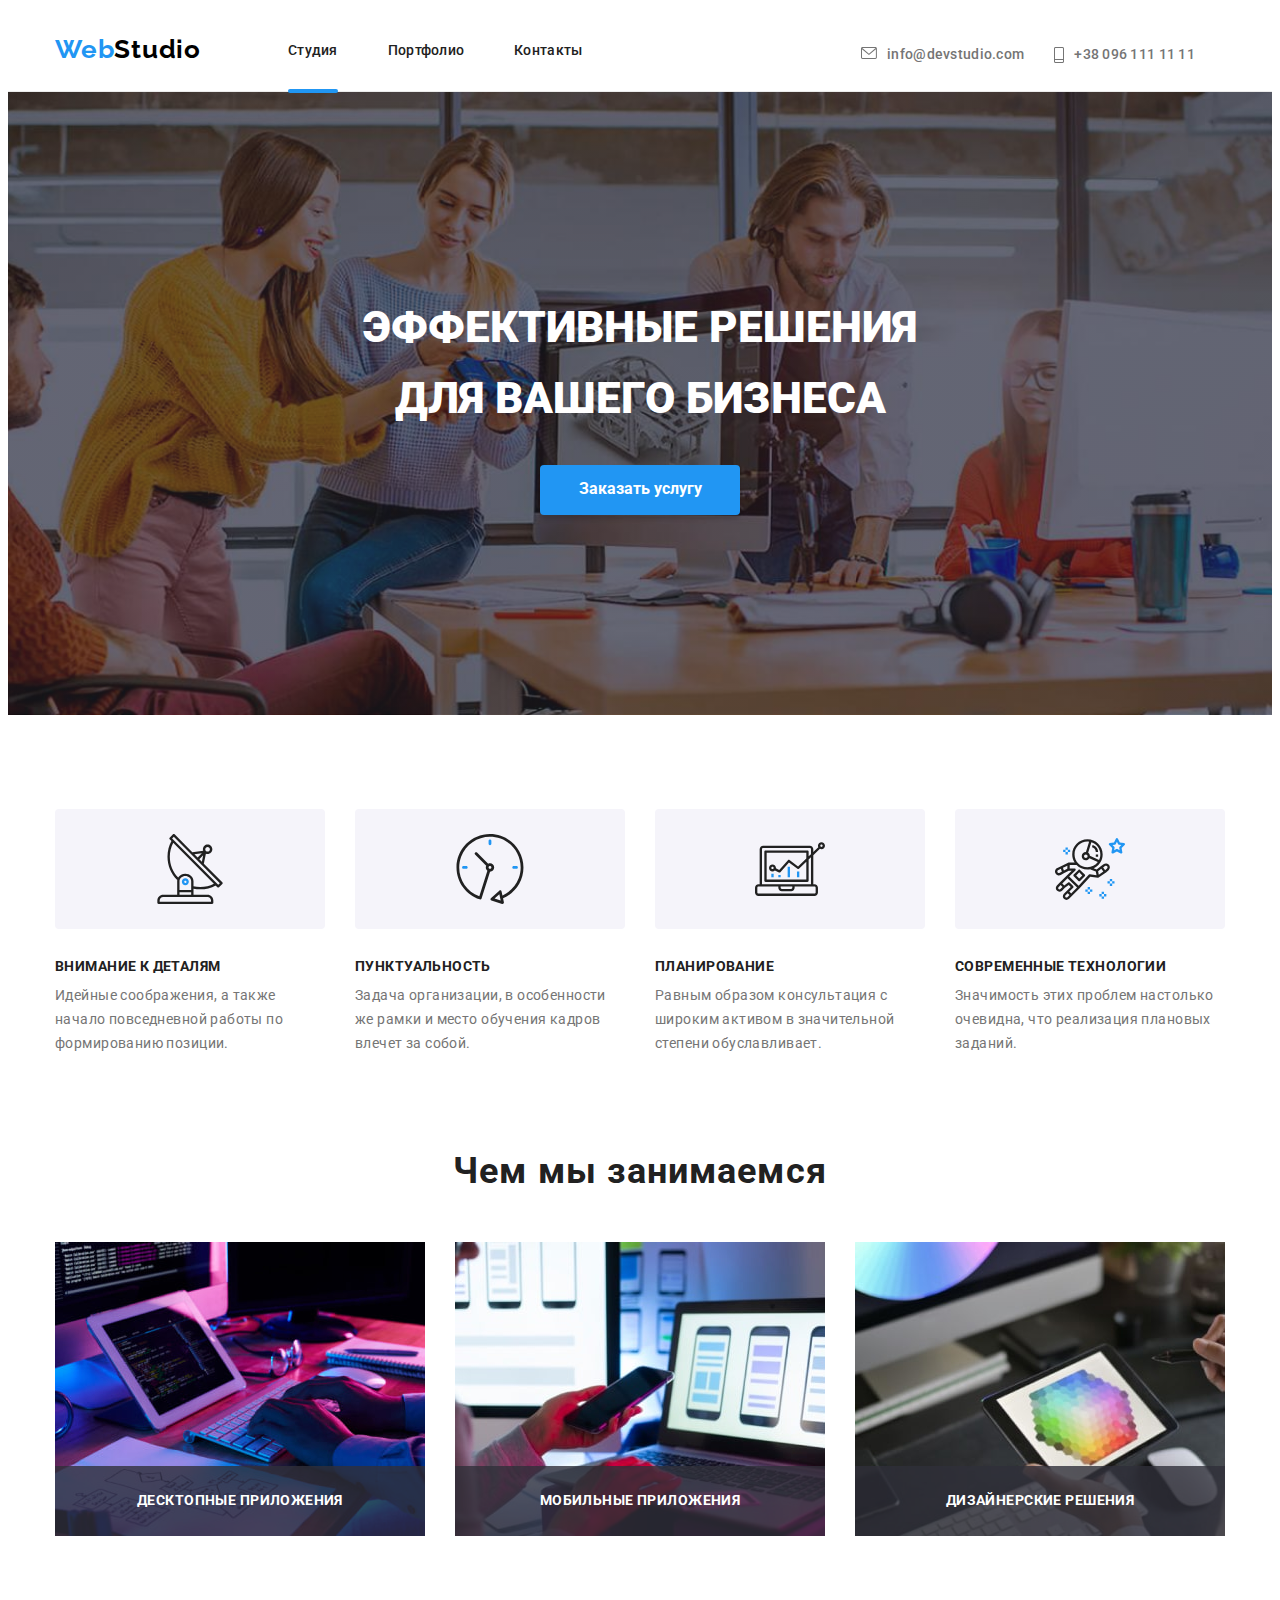
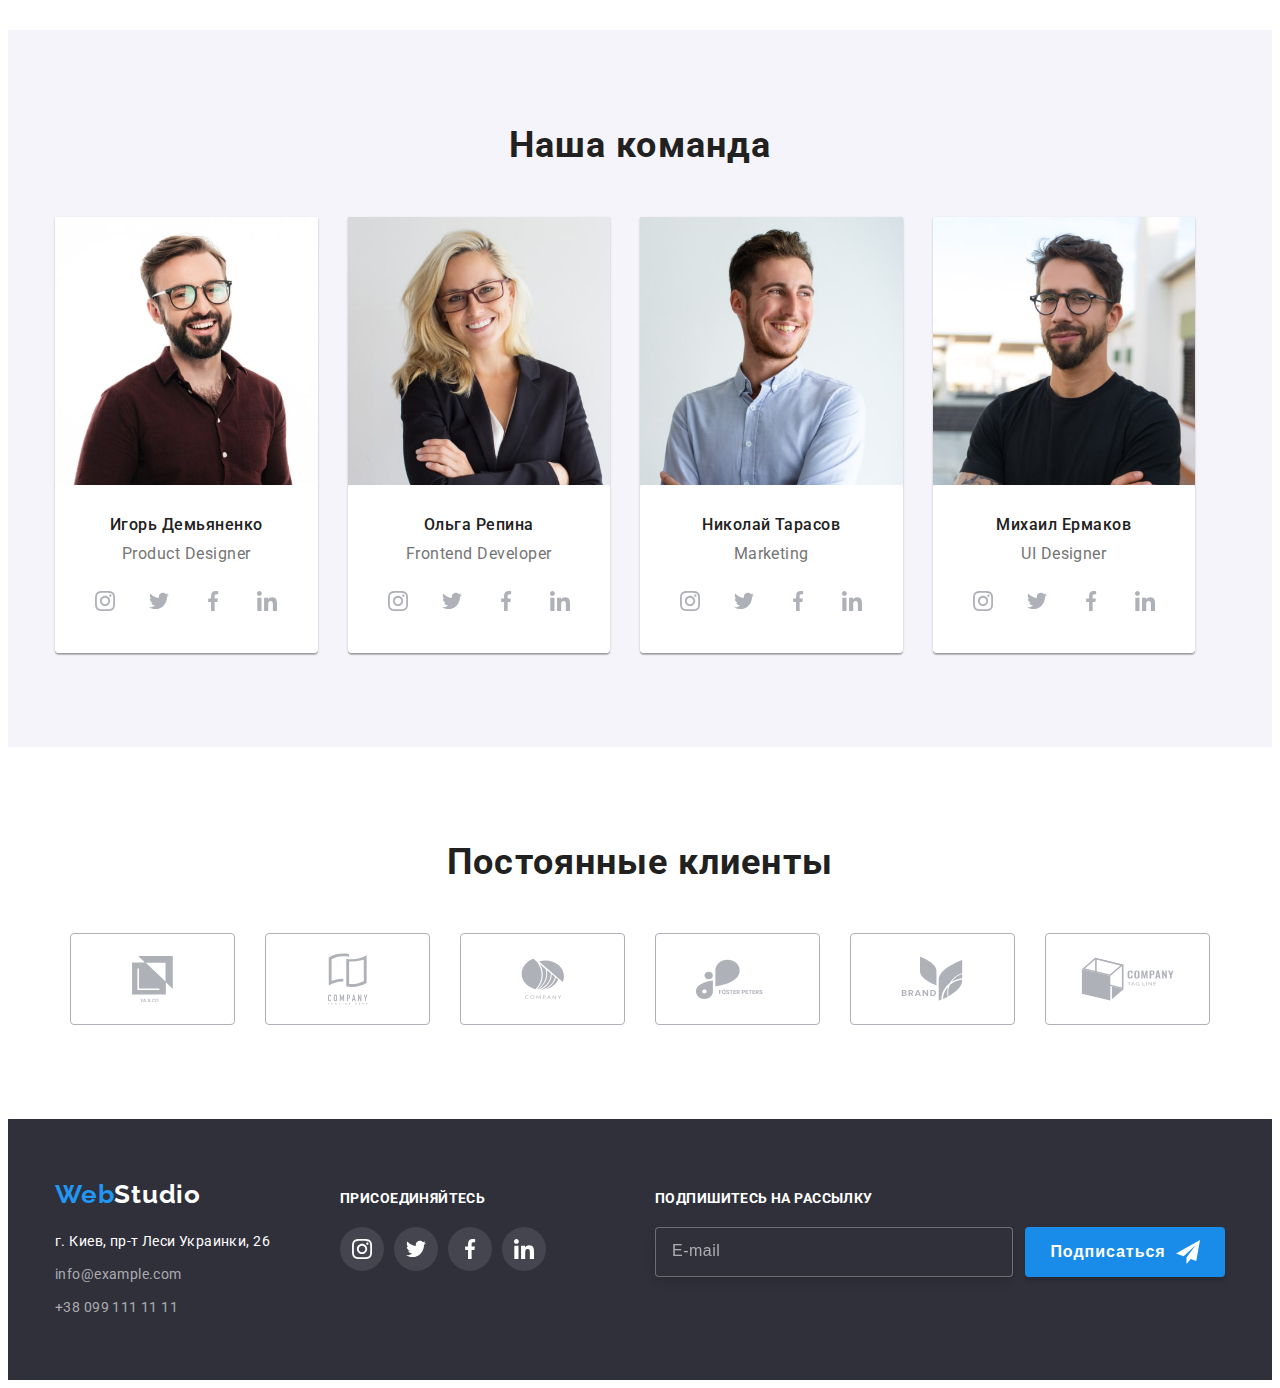
<file: index.html>
<!DOCTYPE html>
<html lang="ru">
<head>
    <meta charset="UTF-8">
    <meta http-equiv="X-UA-Compatible" content="IE=edge">
    <meta name="viewport" content="width=device-width, initial-scale=1.0">
    <title>Document</title> 
    <link rel="preconnect" href="https://fonts.googleapis.com">
    <link rel="preconnect" href="https://fonts.gstatic.com" crossorigin>
    <link href="https://fonts.googleapis.com/css2?family=Raleway:wght@700&family=Roboto:wght@400;500;700;900&display=swap" rel="stylesheet">
    <link rel="stylesheet" href="https://cdnjs.cloudflare.com/ajax/libs/modern-normalize/1.1.0/modern-normalize.min.css" integrity="sha512-wpPYUAdjBVSE4KJnH1VR1HeZfpl1ub8YT/NKx4PuQ5NmX2tKuGu6U/JRp5y+Y8XG2tV+wKQpNHVUX03MfMFn9Q==" crossorigin="anonymous" referrerpolicy="no-referrer" />
    <!-- <link rel="stylesheet" href="./css/styles.css" /> -->
    <link rel="stylesheet" href="./css/main.min.css">
</head>

<body >
<header class="header">
    <div class="container">
<nav class="nav">
    <a class="logo link" href="" lang="en">Web<span class="logo-accent">Studio</span></a>
    
    <ul class="menu list"> 
        <li class="menu__item"><a href="./index.html" class="menu__link link studia curent ">Студия</a></li>
        <li class="menu__item"><a href="./portfolio.html" class="menu__link link portfolio">Портфолио</a></li>
        <li class="menu__item"><a href="" class="menu__link link contacts">Контакты</a></li>
    </ul>
</nav>
    <ul class="connect list header__connect">
        <li class="connect__item"><a href="mailto:info@devstudio.com" class="connect__mail link">
        <svg class="connect__icon" width="16" height="12">
            <use href="./img/icons-four.svg#icon-envelope"></use>
        </svg> info@devstudio.com</a>
        </li>
        <li class="connect__item"><a href="tel:+380961111111" class="connect__tel link">
        <svg class="connect__icon" width="10" height="16">
            <use href="./img/icons-four.svg#icon-Vector"></use>
        </svg> +38 096 111 11 11</a>
        </li>
    </ul>
    <button type="button" class="menu-open-btn">
        <svg class="mob-menu__icon" width="40" height="40">
            <use href="./img/close.svg#icon-menu_40px"></use>
        </svg>
    </button>
    

<div class="mob-menu is-hidden">
    <button type="button" class="close-menu-btn">
        <svg class="mob-menu__icon" width="40" height="40">
            <use href="./img/close.svg#icon-close"></use>
        </svg>
    </button>
    <div class="container">
    <div class="mob-menu__container">
    <ul class="mob-menu__list list"> 
        <li class="mob-menu__item">
            <a href="./index.html" class="mob-menu__link link studia curent ">Студия</a>
        </li>
        <li class="mob-menu__item">
            <a href="./portfolio.html" class="mob-menu__link link portfolio">Портфолио</a>
        </li>
        <li class="mob-menu__item">
            <a href="" class="mob-menu__link link contacts">Контакты</a>
        </li>
    </ul>
    </div>
    <div class="mob-menu-nav">
    <ul class="mob-connect__list list">
        <li class="mob-connect__item">
            <a href="tel:+380961111111" class="mob-connect__tel link">+38 096 111 11 11</a>
        </li>
        <li class="mob-connect__item">
            <a href="mailto:info@devstudio.com" class="mob-connect__mail link">info@devstudio.com</a>
        </li>
    </ul>
    <ul class="mob-soc__list list">
        <li class="mob-soc__item"><a href="" class="mob-soc__link link">Instagram</a></li>
        <li class="mob-soc__item"><a href="" class="mob-soc__link link">Twitter</a></li>
        <li class="mob-soc__item"><a href="" class="mob-soc__link link">Facebook</a></li>
        <li class="mob-soc__item"><a href="" class="mob-soc__link link">LinkedIn</a></li>
    </ul>
    </div>
    

    
</div>
</div>
</div>


</header>

<main>   
<section class="business">
    <div class="container">
        <h1 class="main-title">ЭФФЕКТИВНЫЕ РЕШЕНИЯ <br class="br">ДЛЯ ВАШЕГО БИЗНЕСА</h1>
        <button type="button" class="business-btn" data-modal-open>Заказать услугу</button>
    </div>
</section>
<section class="skills">
    <div class="container">
        <ul class="option-soc__list list">
            <li class="option-soc__item">
                <div class="option-soc__container">
                <svg class="option-soc__icon" width="70" height="70">
                    <use href="./img/icons-three.svg#icon-antenna-1"></use>
                </svg>
                </div>
                <h3 class="option-soc__title ">Внимание к деталям</h3>
                <p class="option-soc__text">Идейные соображения, а также начало повседневной работы по формированию позиции. </p>
                
            </li>
            <li class="option-soc__item">
                <div class="option-soc__container">
                <svg class="option-soc__icon" width="70" height="70">
                    <use href="./img/icons-three.svg#icon-clock-1"></use>
                </svg>
                </div>
                <h3 class="option-soc__title">Пунктуальность </h3>
                <p class="option-soc__text">Задача организации, в особенности же рамки и место обучения кадров влечет за собой.</p>
            </li>
            <li class="option-soc__item">
                <div class="option-soc__container">
                <svg class="option-soc__icon" width="70" height="70">
                    <use href="./img/icons-three.svg#icon-diagram-1"></use>
                </svg>
                </div>
                <h3 class="option-soc__title">Планирование</h3>
                <p class="option-soc__text">Равным образом консультация с широким активом в значительной степени обуславливает.</p>
            </li>
            <li class="option-soc__item">
                <div class="option-soc__container">
                <svg class="option-soc__icon" width="70" height="70">
                    <use href="./img/icons-three.svg#icon-astronaut-1"></use>
                </svg>
                </div>
                <h3 class="option-soc__title">Современные технологии</h3>
                <p class="option-soc__text">Значимость этих проблем настолько очевидна, что реализация плановых заданий.</p>
            </li>
        </ul>
    
</div>
</section>
<section class="work">
<div class="container">
<h2 class="work-title">Чем мы занимаемся</h2>
<ul class="work-list list">
    <li class="work-item">
        <div class="thumb list">
            <picture>
                <source srcset="./img/ourteam/work-1-1x-min.jpg 1x, ./img/ourteam/work-1-2x-min.jpg 2x, 
                                        ./img/ourteam/work-1-3x-min.jpg 3x" media="(min-width: 1200px)">
                <img src="./img/ourteam/work-1-1x-min.jpg" alt="keyboard" width="370" height="294" />
            </picture>
            <p class="pre-text">Десктопные приложения</p> 
        </div>
    </li>
        
    <li class="work-item">
        <div class="thumb">
            <picture>
                <source srcset="./img/ourteam/work-2-1x-min.jpg 1x, ./img/ourteam/work-2-2x-min.jpg 2x, 
                                        ./img/ourteam/work-2-3x-min.jpg 3x"
                    media="(min-width: 1200px)">
                <img src="./img/ourteam/work-2-1x-min.jpg" alt="keyboard" width="370" height="294" />
            </picture>
            <p class="pre-text">Мобильные приложения</p>
        </div>
    </li>
    <li class="work-item">
        <div class="thumb">
            <picture>
                <source srcset="./img/ourteam/work-3-1x-min.jpg 1x, ./img/ourteam/work-3-2x-min.jpg 2x, 
                                        ./img/ourteam/work-3-3x-min.jpg 3x"
                    media="(min-width: 1200px)">
                <img src="./img/ourteam/work-3-1x-min.jpg" alt="keyboard" width="370" height="294" />
            </picture>
            <p class="pre-text">Дизайнерские решения</p>
        </div>
    </li>
</ul>
</div>
</section>
<section class="hero">
    <div class="container">
<h2 class="hero-title">Наша команда</h2>
<ul class="hero-list list">
    <li class="hero-item"> 
        <picture>
            <source
                srcset="./img/ourteam/team-1-1x-min.jpg 1x, ./img/ourteam/team-1-2x-min.jpg 2x, ./img/ourteam/team-1-3x-min.jpg 3x"
                media="(min-width: 1200px)">
            <source
                srcset="./img/ourteam/team-tab-1-1x-min.jpg 1x, ./img/ourteam/team-tab-1-2x-min.jpg 2x, ./img/ourteam/team-tab-1-3x-min.jpg 3x"
                media="(min-width: 768px)">
            <source
                srcset="./img/ourteam/team-desk-1-1x-min.jpg 1x, ./img/ourteam/team-desk-1-2x-min.jpg 2x, ./img/ourteam/team-desk-1-3x-min.jpg 3x"
                media="(min-width: 320px)">
            <img src="./img/ourteam/team-1-1x-min.jpg" alt="Игорь Демьяненко" width="450"
                height="460" />
        </picture>
        <div class="about-people">
        <h3 class="hero-name">Игорь Демьяненко</h3>
        <p class="hero-work">Product Designer</p>
        <ul class="hero-soc-list list">
            <li class="hero-soc-item"><a href="" class="hero-soc-link link">
                <svg class="hero-soc-icon" width="20" height="20">
                    <use href="./img/icons.svg#icon-instagram-2-1"></use>
                </svg>
            </a></li>
            <li class="hero-soc-item"><a href="" class="hero-soc-link link">
                <svg class="hero-soc-icon" width="20" height="20">
                    <use href="./img/icons.svg#icon-twitter-1-1"></use>
                </svg>
            </a></li>
            <li class="hero-soc-item"><a href="" class="hero-soc-link link">
                <svg class="hero-soc-icon" width="20" height="20">
                    <use href="./img/icons.svg#icon-facebook-1-1"></use>
                </svg>
            </a></li>
            <li class="hero-soc-item"><a href="" class="hero-soc-link link">
                <svg class="hero-soc-icon" width="20" height="20">
                    <use href="./img/icons.svg#icon-linkedin-1-1"></use>
                </svg>
            </a></li>
        </ul>
        </div>
    </li>

    <li class="hero-item">
                            
        <picture>
            <source
                srcset="./img/ourteam/team-2-1x-min.jpg 1x, ./img/ourteam/team-2-2x-min.jpg 2x, ./img/ourteam/team-2-3x-min.jpg 3x"
                media="(min-width: 1200px)">
            <source
                srcset="./img/ourteam/team-tab-2-1x-min.jpg 1x, ./img/ourteam/team-tab-2-2x-min.jpg 2x, ./img/ourteam/team-tab-2-3x-min.jpg 3x"
                media="(min-width: 768px)">
            <source
                srcset="./img/ourteam/team-desk-2-1x-min.jpg 1x, ./img/ourteam/team-desk-2-2x-min.jpg 2x, ./img/ourteam/team-desk-2-3x-min.jpg 3x"
                media="(min-width: 320px)">
            <img src="./img/ourteam/team-2-1x-min.jpg" alt="Ольга Репина" width="450" height="460" />
        </picture>
        <div class="about-people">
        <h3 class="hero-name">Ольга Репина</h3>
        <p class="hero-work">Frontend Developer</p>
        <ul class="hero-soc-list list">
            <li class="hero-soc-item"><a href="" class="hero-soc-link link">
                <svg class="hero-soc-icon" width="20" height="20">
                    <use href="./img/icons.svg#icon-instagram-2-1"></use>
                </svg>
            </a></li>
            <li class="hero-soc-item"><a href="" class="hero-soc-link link">
                <svg class="hero-soc-icon" width="20" height="20">
                    <use href="./img/icons.svg#icon-twitter-1-1"></use>
                </svg>
            </a></li>
            <li class="hero-soc-item"><a href="" class="hero-soc-link link">
                <svg class="hero-soc-icon" width="20" height="20">
                    <use href="./img/icons.svg#icon-facebook-1-1"></use>
                </svg>
            </a></li>
            <li class="hero-soc-item"><a href="" class="hero-soc-link link">
                <svg class="hero-soc-icon" width="20" height="20">
                    <use href="./img/icons.svg#icon-linkedin-1-1"></use>
                </svg>
            </a></li>
        </ul>
        </div>   
    </li>
    <li class="hero-item">                
        <picture>
            <source
                srcset="./img/ourteam/team-3-1x-min.jpg 1x, ./img/ourteam/team-3-2x-min.jpg 2x, ./img/ourteam/team-3-3x-min.jpg 3x"
                media="(min-width: 1200px)">
            <source
                srcset="./img/ourteam/team-tab-3-1x-min.jpg 1x, ./img/ourteam/team-tab-3-2x-min.jpg 2x, ./img/ourteam/team-tab-3-3x-min.jpg 3x"
                media="(min-width: 768px)">
            <source
                srcset="./img/ourteam/team-desk-3-1x-min.jpg 1x, ./img/ourteam/team-desk-3-2x-min.jpg 2x, ./img/ourteam/team-desk-3-3x-min.jpg 3x"
                media="(min-width: 320px)">
            <img src="./img/ourteam/team-3-1x-min.jpg" alt="Николай Тарасов" width="450"
                height="460" />
        </picture>
        <div class="about-people">
        <h3 class="hero-name">Николай Тарасов</h3>
        <p class="hero-work">Marketing</p>
        <ul class="hero-soc-list list">
            <li class="hero-soc-item"><a href="" class="hero-soc-link link">
                <svg class="hero-soc-icon" width="20" height="20">
                    <use href="./img/icons.svg#icon-instagram-2-1"></use>
                </svg>
            </a></li>
            <li class="hero-soc-item"><a href="" class="hero-soc-link link">
                <svg class="hero-soc-icon" width="20" height="20">
                    <use href="./img/icons.svg#icon-twitter-1-1"></use>
                </svg>
            </a></li>
            <li class="hero-soc-item"><a href="" class="hero-soc-link link">
                <svg class="hero-soc-icon" width="20" height="20">
                    <use href="./img/icons.svg#icon-facebook-1-1"></use>
                </svg>
            </a></li>
            <li class="hero-soc-item"><a href="" class="hero-soc-link link">
                <svg class="hero-soc-icon" width="20" height="20">
                    <use href="./img/icons.svg#icon-linkedin-1-1"></use>
                </svg>
            </a></li>
        </ul>
        </div>
    </li>

    <li class="hero-item"> 
        <picture>
            <source
                srcset="./img/ourteam/team-4-1x-min.jpg 1x, ./img/ourteam/team-4-2x-min.jpg 2x, ./img/ourteam/team-4-3x-min.jpg 3x"
                media="(min-width: 1200px)">
            <source
                srcset="./img/ourteam/team-tab-4-1x-min.jpg 1x, ./img/ourteam/team-tab-4-2x-min.jpg 2x, ./img/ourteam/team-tab-4-3x-min.jpg 3x"
                media="(min-width: 768px)">
            <source
                srcset="./img/ourteam/team-desk-4-1x-min.jpg 1x, ./img/ourteam/team-desk-4-2x-min.jpg 2x, ./img/ourteam/team-desk-4-3x-min.jpg 3x"
                media="(min-width: 320px)">
            <img src="./img/ourteam/team-4-1x-min.jpg" alt="Михаил Ермаков" width="450"
                height="460" />
        </picture>
        <div class="about-people">
        <h3 class="hero-name">Михаил Ермаков</h3>
        <p class="hero-work">UI Designer</p> 
        <ul class="hero-soc-list list">
            <li class="hero-soc-item"><a href="" class="hero-soc-link link">
                <svg class="hero-soc-icon" width="20" height="20">
                    <use href="./img/icons.svg#icon-instagram-2-1"></use>
                </svg>
            </a></li>
            <li class="hero-soc-item"><a href="" class="hero-soc-link link">
                <svg class="hero-soc-icon" width="20" height="20">
                    <use href="./img/icons.svg#icon-twitter-1-1"></use>
                </svg>
            </a></li>
            <li class="hero-soc-item"><a href="" class="hero-soc-link link">
                <svg class="hero-soc-icon" width="20" height="20">
                    <use href="./img/icons.svg#icon-facebook-1-1"></use>
                </svg>
            </a></li>
            <li class="hero-soc-item"><a href="" class="hero-soc-link link">
                <svg class="hero-soc-icon" width="20" height="20">
                    <use href="./img/icons.svg#icon-linkedin-1-1"></use>
                </svg>
            </a></li>
        </ul>         
        </div>
    </li>
</ul>
</div>
</section>
<section class="customers">
    <div class="container">
<h2 class="customers-title">Постоянные клиенты</h2>
<ul class="customers-list list">
    <li class="customers-item"><a href="" class="customers-link">
        <svg class="customers-icon" width="41" height="46.7">
            <use href="./img/icons-two.svg#icon-Union-2"></use>
        </svg>
    </a></li>
    <li class="customers-item"><a href="" class="customers-link">
        <svg class="customers-icon" width="40" height="52">
            <use href="./img/icons-two.svg#icon-Union-1"></use>
        </svg>
    </a></li>
    <li class="customers-item"><a href="" class="customers-link">
        <svg class="customers-icon" width="43.46" height="41.18">
            <use href="./img/icons-two.svg#icon-Object-2"></use>
        </svg>
    </a></li>
    <li class="customers-item"><a href="" class="customers-link">
        <svg class="customers-icon" width="84.44" height="40.62">
            <use href="./img/icons-two.svg#icon-group-2"></use>
        </svg>
    </a></li>
    <li class="customers-item"><a href="" class="customers-link">
        <svg class="customers-icon" width="62.54" height="45.43">
            <use href="./img/icons-two.svg#icon-group-1"></use>
        </svg>
    </a></li>
    <li class="customers-item"><a href="" class="customers-link">
        <svg class="customers-icon" width="93.79" height="43.93">
            <use href="./img/icons-two.svg#icon-Object-1"></use>
        </svg>
    </a></li>
</ul>
</div>
</section>
</main>
<footer class="footer">
    <div class="footer-container container">
        <div class="flex__container">
    <div class="address-container">   
    <a class="logo footer-logo link" href="" lang="en">Web<span class="logo-accent-two">Studio</span></a>
    <address>
        <ul class="footer-list list">
        <li class="footer-item"><a href="https://bit.ly/3pXMvUd" target="_blank" rel="noopener noreferrer" class="footer-link-place link">г. Киев, пр-т
            Леси Украинки, 26</a> </li>
        <li class="footer-item"><a href="mailto:info@example.com" class="footer-mail link">info@example.com</a> </li>
        <li class="footer-item"><a href="tel:+380991111111" class="footer-tel link">+38 099 111 11 11</a> </li>
        </ul>
    </address>
    </div>
    <div class="join">
        <strong class="join-title">присоединяйтесь</strong>
        <ul class="join-list list">
            <li class="join-item">
                <a href="" class="join-link link">
                    <svg class="join-icon" width="20" height="20">
                        <use href="./img/icons.svg#icon-instagram-2-1"></use>
                    </svg>
                </a>
            </li>
            <li class="join-item">
                <a href="" class="join-link link">
                    <svg class="join-icon" width="20" height="20">
                        <use href="./img/icons.svg#icon-twitter-1-1"></use>
                    </svg>
                </a>
            </li>
            <li class="join-item">
                <a href="" class="join-link link">
                    <svg class="join-icon" width="20" height="20">
                        <use href="./img/icons.svg#icon-facebook-1-1"></use>
                    </svg>
                </a>
            </li>
            <li class="join-item">
                <a href="" class="join-link link">
                    <svg class="join-icon" width="20" height="20">
                        <use href="./img/icons.svg#icon-linkedin-1-1"></use>
                    </svg>
                </a>
            </li>
        </ul>
    </div>
</div>
    <div class="sub-footer">
    <p class="join-title">Подпишитесь на рассылку</p>
        <form class="footer-form">
            <label for="email" class="footer-label"></label>
            <input type="email" id="email" name="email" class="footer-input" placeholder="E-mail">
        <button type="button" class="form-btn">Подписаться
            <svg class="send-icon" width="24" height="24">
                <use href="./img/modal-icons.svg#icon-icon-send"></use>
            </svg>
        </button>
        </form>  
    </div>
    </div>
    </footer>
    <div class="backdrop is-hidden" data-modal>
        <div class="modal">
            <button type="button" class="window-btn" data-modal-close>
                <svg class="close-icon" width="18" height="18">
                    <use href="./img/close.svg#icon-close"></use>
                </svg>
            </button>
            <p class="modal-title">Оставьте свои данные, мы вам перезвоним</p>
            <form class="modal-form">
                <div class="container-form">
                    <label for="user-name" class="modal-label">Имя</label>
                    <div class="input-wrap">
                    <input type="text" name="name" id="user-name" class="modal-input" placeholder="">
                    <svg class="form-icon" width="18" height="18">
                        <use href="./img/modal-icons.svg#icon-person-black"></use>
                    </svg>
                </div>
                </div>
                <div class="container-form">
                    <label for="telephone" class="modal-label">Телефон</label>
                    <div class="input-wrap">
                    <input type="telephone" name="telephone" id="telephone" class="modal-input" placeholder="">
                    <svg class="form-icon" width="18" height="18px">
                        <use href="./img/modal-icons.svg#icon-phone-black"></use>
                    </svg>
                </div>
                </div>
                <div class="container-form">
                    <label for="email" class="modal-label">Почта</label>
                    <div class="input-wrap">
                    <input type="email" name="email" id="email" class="modal-input" placeholder="">
                    <svg class="form-icon" width="18" height="18">
                        <use href="./img/modal-icons.svg#icon-email-black"></use>
                    </svg>
                </div>
                </div>
                <div class="container-form">
                    <label for="comment" class="modal-label">Комментарий</label>
                    <textarea name="comment" id="comment" class="modal-textarea" placeholder="Введите текст"></textarea>
                </div>
                <div class="modal-field">
                    <input type="checkbox" name="privacy" id="privacy" class="input-check visually-hidden">
                    <label for="privacy" class="label-check"> 
                        <span>
                        <svg class="check-icon" width="11" height="8">
                            <use href="./img/modal-icons.svg#icon-Vector-3-1"></use>
                        </svg>
                    </span>
                        Соглашаюсь с рассылкой и принимаю&nbsp; <a href="" class="label-link">Условия договора</a>
                    </label>
                </div>
                <button type="submit" class="form-btn">Отправить</button>
                

            </form>
        </div>
    </div>
    <script src="./jc/modal.js"></script>
    <script src="./jc/menu.js"></script>
</body>
</html>
</file>
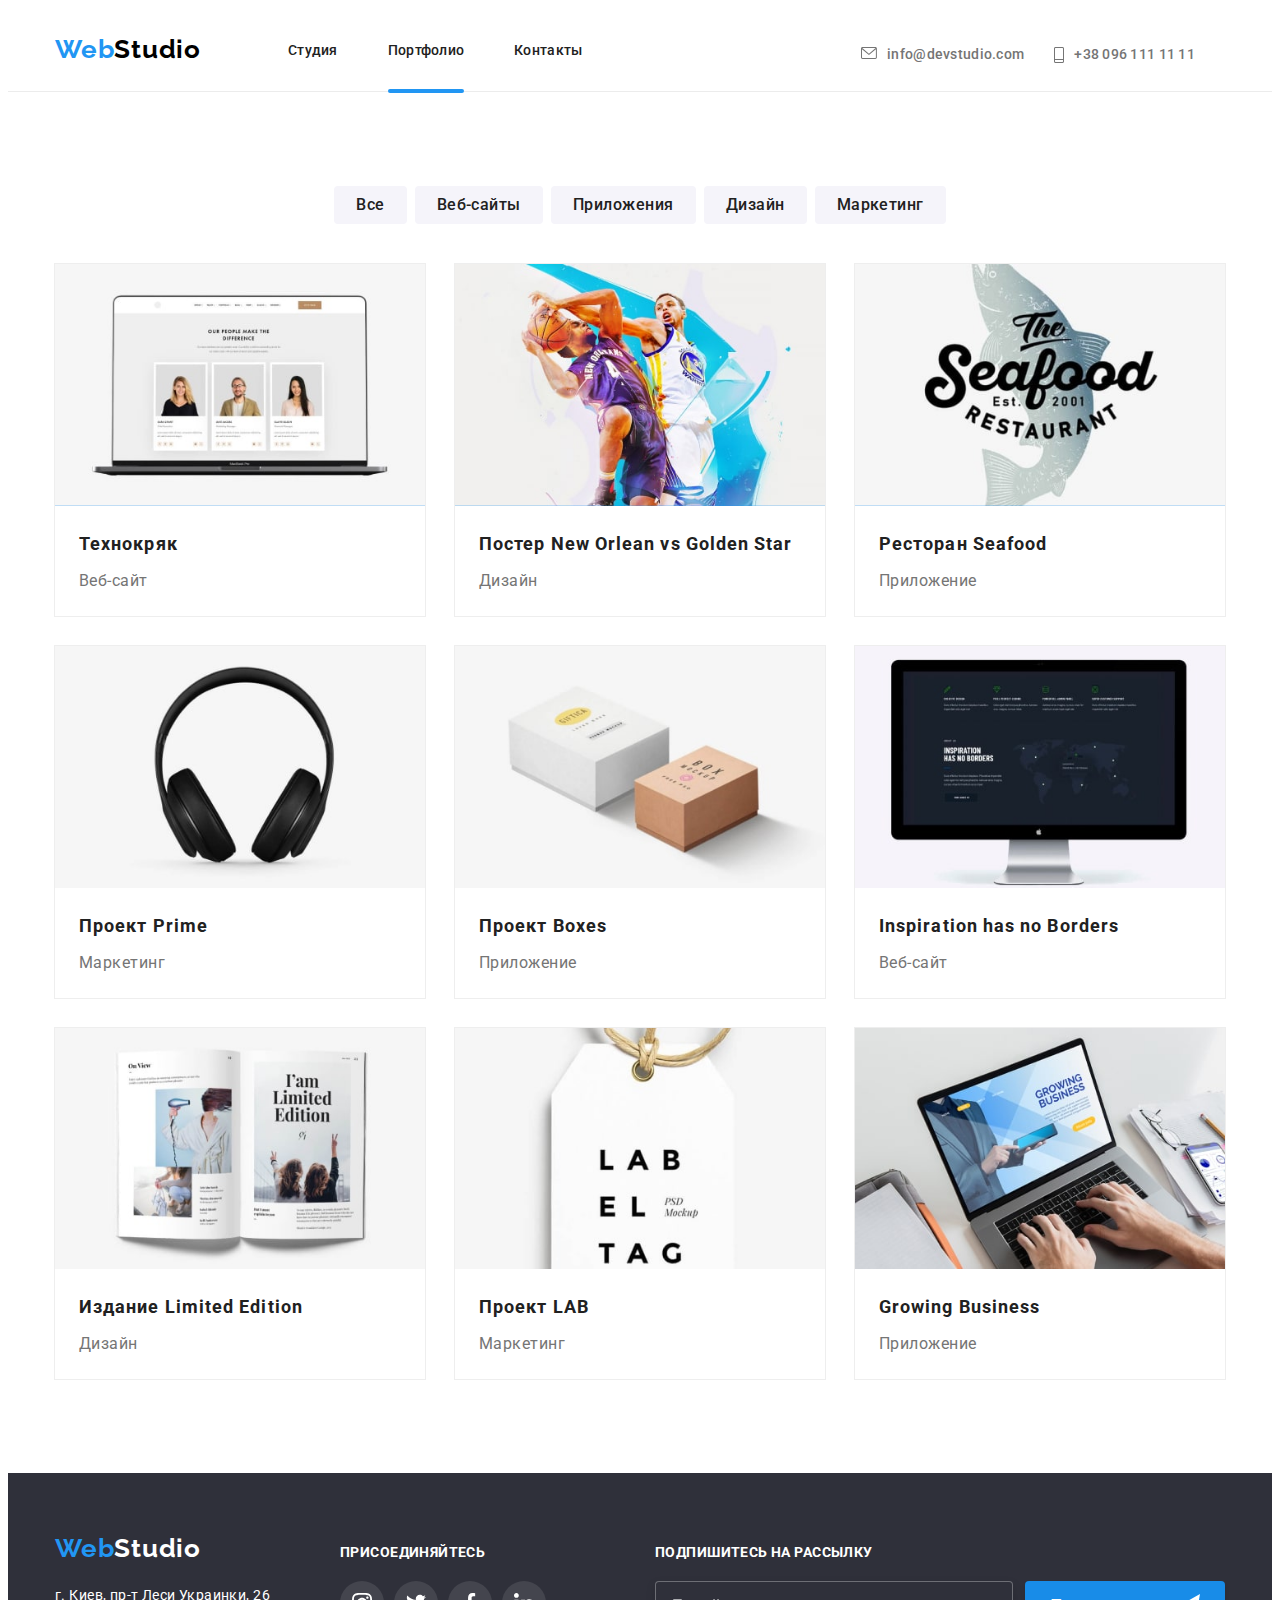
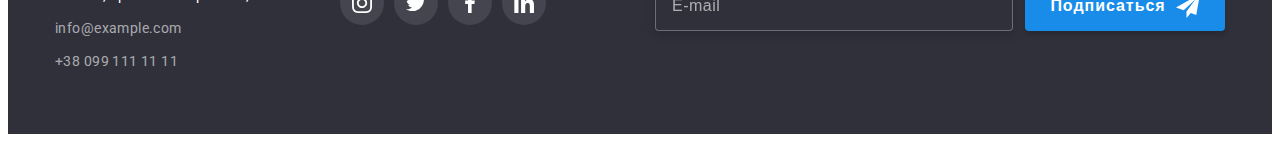
<file: portfolio.html>
<!DOCTYPE html>
<html lang="ru">
<head>
    <meta charset="UTF-8">
    <meta http-equiv="X-UA-Compatible" content="IE=edge">
    <meta name="viewport" content="width=device-width, initial-scale=1.0">
    <title>Document</title>
    <link rel="preconnect" href="https://fonts.googleapis.com">
<link rel="preconnect" href="https://fonts.gstatic.com" crossorigin>
<link href="https://fonts.googleapis.com/css2?family=Raleway:wght@700&family=Roboto:wght@400;500;700;900&display=swap" rel="stylesheet">
<link rel="stylesheet" href="https://cdnjs.cloudflare.com/ajax/libs/modern-normalize/1.1.0/modern-normalize.min.css" integrity="sha512-wpPYUAdjBVSE4KJnH1VR1HeZfpl1ub8YT/NKx4PuQ5NmX2tKuGu6U/JRp5y+Y8XG2tV+wKQpNHVUX03MfMFn9Q==" crossorigin="anonymous" referrerpolicy="no-referrer" />
<!-- <link rel="stylesheet" href="./css/styles.css" /> -->
<link rel="stylesheet" href="./css/main.min.css">
</head>
<body>
    
    <header class="header">
        <div class="container">
    <nav class="nav">
        <a class="logo link" href="" lang="en">Web<span class="logo-accent">Studio</span></a>
        
        <ul class="menu list"> 
            <li class="menu__item"><a href="./index.html" class="menu__link link studia  ">Студия</a></li>
            <li class="menu__item"><a href="./portfolio.html" class="menu__link link portfolio curent">Портфолио</a></li>
            <li class="menu__item"><a href="" class="menu__link link contacts">Контакты</a></li>
        </ul>
    </nav>
        <ul class="connect list header__connect">
            <li class="connect__item"><a href="mailto:info@devstudio.com" class="connect__mail link">
            <svg class="connect__icon" width="16" height="12">
                <use href="./img/icons-four.svg#icon-envelope"></use>
            </svg> info@devstudio.com</a>
            </li>
            <li class="connect__item"><a href="tel:+380961111111" class="connect__tel link">
            <svg class="connect__icon" width="10" height="16">
                <use href="./img/icons-four.svg#icon-Vector"></use>
            </svg> +38 096 111 11 11</a>
            </li>
        </ul>
        <button type="button" class="menu-open-btn">
            <svg class="mob-menu__icon" width="40" height="40">
                <use href="./img/close.svg#icon-menu_40px"></use>
            </svg>
        </button>
        
    
    <div class="mob-menu is-hidden">
        <button type="button" class="close-menu-btn">
            <svg class="mob-menu__icon" width="40" height="40">
                <use href="./img/close.svg#icon-close"></use>
            </svg>
        </button>
        <div class="container">
        <div class="mob-menu__container">
        <ul class="mob-menu__list list"> 
            <li class="mob-menu__item">
                <a href="./index.html" class="mob-menu__link link studia curent ">Студия</a>
            </li>
            <li class="mob-menu__item">
                <a href="./portfolio.html" class="mob-menu__link link portfolio">Портфолио</a>
            </li>
            <li class="mob-menu__item">
                <a href="" class="mob-menu__link link contacts">Контакты</a>
            </li>
        </ul>
        </div>
        <div class="mob-menu-nav">
        <ul class="mob-connect__list list">
            <li class="mob-connect__item">
                <a href="tel:+380961111111" class="mob-connect__tel link">+38 096 111 11 11</a>
            </li>
            <li class="mob-connect__item">
                <a href="mailto:info@devstudio.com" class="mob-connect__mail link">info@devstudio.com</a>
            </li>
        </ul>
        <ul class="mob-soc__list list">
            <li class="mob-soc__item"><a href="" class="mob-soc__link link">Instagram</a></li>
            <li class="mob-soc__item"><a href="" class="mob-soc__link link">Twitter</a></li>
            <li class="mob-soc__item"><a href="" class="mob-soc__link link">Facebook</a></li>
            <li class="mob-soc__item"><a href="" class="mob-soc__link link">LinkedIn</a></li>
        </ul>
        </div>
        
    
        
    </div>
    </div>
    </div>
    
    
    </header>
    <main>
<section class="main-box">
    <div class="container">
    <ul class="main-list list">
        <li class="main-item"><button type="button" class="main-btn">Все</button></li>
        <li class="main-item"><button type="button" class="main-btn">Веб-сайты</button></li>
        <li class="main-item"><button type="button" class="main-btn">Приложения</button></li>
        <li class="main-item"><button type="button" class="main-btn">Дизайн</button></li>
        <li class="main-item"><button type="button" class="main-btn">Маркетинг</button></li>
    </ul>
    <ul class="box-list list">
        <li class="box-item">
            <div class="box-wrap"><a href="" class="box-link link"> 
                <picture>
                    <source
                        srcset="./images/card-1-1x-min.jpg 1x, ./images/card-1-2x-min.jpg 2x, ./images/card-1-3x-min.jpg 3x"
                        media="(min-width: 1200px)">
                    <source
                        srcset="./images/card-tab-1-1x-min.jpg 1x, ./images/card-tab-1-2x-min.jpg 2x, ./images/card-tab-1-3x-min.jpg 3x"
                        media="(min-width: 768px)">
                    <source
                        srcset="./images/card-desk-1-1x-min.jpg 1x, ./images/card-desk-1-2x-min.jpg 2x, ./images/card-desk-1-3x-min.jpg 3x"
                        media="(min-width: 320px)">
                    <img src="./images/card-1-1x-min.jpg" alt="Технокряк" width="450"
                        height="294" />
                </picture>
                <p class="box-pre-text">Ресурс предлагает комплексные предложения с разным уровнем функционала и сервисов. Все это позволит посетителю получить исчерпывающие сведения о компании или частном лице.</p>
            </div>
        <div class="about-box">
        <h3 class="box-title">Технокряк</h3>
                    <p class="box-text">Веб-сайт</p>
            </div>    
        </a>
        </li>
        <li class="box-item " >
            <div class="box-wrap">
                <a href="" class="box-link link">
                    <picture>
                        <source
                            srcset="./images/card-2-1x-min.jpg 1x, ./images/card-2-2x-min.jpg 2x, ./images/card-2-3x-min.jpg 3x"
                            media="(min-width: 1200px)">
                        <source
                            srcset="./images/card-tab-2-1x-min.jpg 1x, ./images/card-tab-2-2x-min.jpg 2x, ./images/card-tab-2-3x-min.jpg 3x"
                            media="(min-width: 768px)">
                        <source
                            srcset="./images/card-desk-2-1x-min.jpg 1x, ./images/card-desk-2-2x-min.jpg 2x, ./images/card-desk-2-3x-min.jpg 3x"
                            media="(min-width: 320px)">
                        <img src="./images/card-2-1x-min.jpg" alt="Технокряк" width="450"
                            height="294" />
                    </picture>
                    <p class="box-pre-text">Ресурс предлагает комплексные предложения с разным уровнем функционала и сервисов. Все это позволит посетителю получить исчерпывающие сведения о компании или частном лице.</p>
            </div>
        <div class="about-box">     
        <h3 class="box-title">Постер New Orlean vs Golden Star</h3>
                    <p class="box-text">Дизайн</p>
        </div>     
            </a>
        </li>
        <li class="box-item">
            <div class="box-wrap">
                <a href="" class="box-link link">
                    <picture>
                        <source
                            srcset="./images/card-3-1x-min.jpg 1x, ./images/card-3-2x-min.jpg 2x, ./images/card-3-3x-min.jpg 3x"
                            media="(min-width: 1200px)">
                        <source
                            srcset="./images/card-tab-3-1x-min.jpg 1x, ./images/card-tab-3-2x-min.jpg 2x, ./images/card-tab-3-3x-min.jpg 3x"
                            media="(min-width: 768px)">
                        <source
                            srcset="./images/card-desk-3-1x-min.jpg 1x, ./images/card-desk-3-2x-min.jpg 2x, ./images/card-desk-3-3x-min.jpg 3x"
                            media="(min-width: 320px)">
                        <img src="./images/card-3-1x-min.jpg" alt="Технокряк" width="450"
                            height="294" />
                    </picture>
                    <p class="box-pre-text">Ресурс предлагает комплексные предложения с разным уровнем функционала и сервисов. Все это позволит посетителю получить исчерпывающие сведения о компании или частном лице.</p>

            </div>
            <div class="about-box">   
            <h3 class="box-title">Ресторан Seafood</h3>
                    <p class="box-text">Приложение</p>
            </div>    
        </a>
        </li>
        <li class="box-item">
            <div class="box-wrap">
                <a href="" class="box-link link">
                    <picture>
                        <source
                            srcset="./images/card-4-1x-min.jpg 1x, ./images/card-4-2x-min.jpg 2x, ./images/card-4-3x-min.jpg 3x"
                            media="(min-width: 1200px)">
                        <source
                            srcset="./images/card-tab-4-1x-min.jpg 1x, ./images/card-tab-4-2x-min.jpg 2x, ./images/card-tab-4-3x-min.jpg 3x"
                            media="(min-width: 768px)">
                        <source
                            srcset="./images/card-desk-4-1x-min.jpg 1x, ./images/card-desk-4-2x-min.jpg 2x, ./images/card-desk-4-3x-min.jpg 3x"
                            media="(min-width: 320px)">
                        <img src="./images/card-4-1x-min.jpg" alt="Технокряк" width="450"
                            height="294" />
                    </picture>
                    <p class="box-pre-text">Ресурс предлагает комплексные предложения с разным уровнем функционала и сервисов. Все это позволит посетителю получить исчерпывающие сведения о компании или частном лице.</p>
            </div>
            <div class="about-box">    
            <h3 class="box-title">Проект Prime</h3>
                    <p class="box-text">Маркетинг</p>
            </div>    
            </a>
        </li>
        <li class="box-item">
            <div class="box-wrap">
                <a href="" class="box-link link">
                    <picture>
                        <source
                            srcset="./images/card-5-1x-min.jpg 1x, ./images/card-5-2x-min.jpg 2x, ./images/card-5-3x-min.jpg 3x"
                            media="(min-width: 1200px)">
                        <source
                            srcset="./images/card-tab-5-1x-min.jpg 1x, ./images/card-tab-5-2x-min.jpg 2x, ./images/card-tab-5-3x-min.jpg 3x"
                            media="(min-width: 768px)">
                        <source
                            srcset="./images/card-desk-5-1x-min.jpg 1x, ./images/card-desk-5-2x-min.jpg 2x, ./images/card-desk-5-3x-min.jpg 3x"
                            media="(min-width: 320px)">
                        <img src="./images/card-5-1x-min.jpg" alt="Технокряк" width="450"
                            height="294" />
                    </picture>
                    <p class="box-pre-text">Ресурс предлагает комплексные предложения с разным уровнем функционала и сервисов. Все это позволит посетителю получить исчерпывающие сведения о компании или частном лице.</p>
            </div>
            <div class="about-box">    
            <h3 class="box-title">Проект Boxes</h3>
                    <p class="box-text">Приложение</p>
            </div>    
            </a>
        </li>
        <li class="box-item">
            <div class="box-wrap">
                <a href="" class="box-link link">
                    <picture>
                        <source
                            srcset="./images/card-6-1x-min.jpg 1x, ./images/card-6-2x-min.jpg 2x, ./images/card-6-3x-min.jpg 3x"
                            media="(min-width: 1200px)">
                        <source
                            srcset="./images/card-tab-6-1x-min.jpg 1x, ./images/card-tab-6-2x-min.jpg 2x, ./images/card-tab-6-3x-min.jpg 3x"
                            media="(min-width: 768px)">
                        <source
                            srcset="./images/card-desk-6-1x-min.jpg 1x, ./images/card-desk-6-2x-min.jpg 2x, ./images/card-desk-6-3x-min.jpg 3x"
                            media="(min-width: 320px)">
                        <img src="./images/card-6-1x-min.jpg" alt="Технокряк" width="450"
                            height="294" />
                    </picture>
                    <p class="box-pre-text">Ресурс предлагает комплексные предложения с разным уровнем функционала и сервисов. Все это позволит посетителю получить исчерпывающие сведения о компании или частном лице.</p>
            </div>
            <div class="about-box">    
            <h3 class="box-title">Inspiration has no Borders</h3>
                    <p class="box-text">Веб-сайт</p>
            </div>    
            </a>
        </li>
        <li class="box-item">
            <div class="box-wrap">
                <a href="" class="box-link link">
                    <picture>
                        <source
                            srcset="./images/card-7-1x-min.jpg 1x, ./images/card-7-2x-min.jpg 2x, ./images/card-7-3x-min.jpg 3x"
                            media="(min-width: 1200px)">
                        <source
                            srcset="./images/card-tab-7-1x-min.jpg 1x, ./images/card-tab-7-2x-min.jpg 2x, ./images/card-tab-7-3x-min.jpg 3x"
                            media="(min-width: 768px)">
                        <source
                            srcset="./images/card-desk-7-1x-min.jpg 1x, ./images/card-desk-7-2x-min.jpg 2x, ./images/card-desk-7-3x-min.jpg 3x"
                            media="(min-width: 320px)">
                        <img src="./images/card-7-1x-min.jpg" alt="Технокряк" width="450"
                            height="294" />
                    </picture>
                    <p class="box-pre-text">Ресурс предлагает комплексные предложения с разным уровнем функционала и сервисов. Все это позволит посетителю получить исчерпывающие сведения о компании или частном лице.</p>
            </div>
            <div class="about-box">    
            <h3 class="box-title">Издание Limited Edition</h3>
                    <p class="box-text">Дизайн</p>
            </div>    
            </a>
        </li>
        <li class="box-item">
            <div class="box-wrap">
                <a href="" class="box-link link">
                    <picture>
                        <source
                            srcset="./images/card-8-1x-min.jpg 1x, ./images/card-8-2x-min.jpg 2x, ./images/card-8-3x-min.jpg 3x"
                            media="(min-width: 1200px)">
                        <source
                            srcset="./images/card-tab-8-1x-min.jpg 1x, ./images/card-tab-8-2x-min.jpg 2x, ./images/card-tab-8-3x-min.jpg 3x"
                            media="(min-width: 768px)">
                        <source
                            srcset="./images/card-desk-8-1x-min.jpg 1x, ./images/card-desk-8-2x-min.jpg 2x, ./images/card-desk-8-3x-min.jpg 3x"
                            media="(min-width: 320px)">
                        <img src="./images/card-8-1x-min.jpg" alt="Технокряк" width="450"
                            height="294" />
                    </picture>
                    <p class="box-pre-text">Ресурс предлагает комплексные предложения с разным уровнем функционала и сервисов. Все это позволит посетителю получить исчерпывающие сведения о компании или частном лице.</p>
            </div>
            <div class="about-box">    
            <h3 class="box-title">Проект LAB</h3>
                    <p class="box-text">Маркетинг</p>
            </div>    
            </a>
        </li>
        <li class="box-item">
            <div class="box-wrap">
                <a href="" class="box-link link">
                    <picture>
                        <source
                            srcset="./images/card-9-1x-min.jpg 1x, ./images/card-9-2x-min.jpg 2x, ./images/card-9-3x-min.jpg 3x"
                            media="(min-width: 1200px)">
                        <source
                            srcset="./images/card-tab-9-1x-min.jpg 1x, ./images/card-tab-9-2x-min.jpg 2x, ./images/card-tab-9-3x-min.jpg 3x"
                            media="(min-width: 768px)">
                        <source
                            srcset="./images/card-desk-9-1x-min.jpg 1x, ./images/card-desk-9-2x-min.jpg 2x, ./images/card-desk-9-3x-min.jpg 3x"
                            media="(min-width: 320px)">
                        <img src="./images/card-9-1x-min.jpg" alt="Технокряк" width="450"
                            height="294" />
                    </picture>
                    <p class="box-pre-text">Ресурс предлагает комплексные предложения с разным уровнем функционала и сервисов. Все это позволит посетителю получить исчерпывающие сведения о компании или частном лице.</p>
            </div>
            <div class="about-box">    
            <h3 class="box-title">Growing Business</h3>
                    <p class="box-text">Приложение</p>
            </div>    
            </a>
        </li>
    </ul>
</div>
</section>
    </main>
    <footer class="footer">
        <div class="footer-container container">
            <div class="flex__container">
        <div class="address-container">   
        <a class="logo footer-logo link" href="" lang="en">Web<span class="logo-accent-two">Studio</span></a>
        <address>
            <ul class="footer-list list">
            <li class="footer-item"><a href="https://bit.ly/3pXMvUd" target="_blank" rel="noopener noreferrer" class="footer-link-place link">г. Киев, пр-т
                Леси Украинки, 26</a> </li>
            <li class="footer-item"><a href="mailto:info@example.com" class="footer-mail link">info@example.com</a> </li>
            <li class="footer-item"><a href="tel:+380991111111" class="footer-tel link">+38 099 111 11 11</a> </li>
            </ul>
        </address>
        </div>
        <div class="join">
            <strong class="join-title">присоединяйтесь</strong>
            <ul class="join-list list">
                <li class="join-item">
                    <a href="" class="join-link link">
                        <svg class="join-icon" width="20" height="20">
                            <use href="./img/icons.svg#icon-instagram-2-1"></use>
                        </svg>
                    </a>
                </li>
                <li class="join-item">
                    <a href="" class="join-link link">
                        <svg class="join-icon" width="20" height="20">
                            <use href="./img/icons.svg#icon-twitter-1-1"></use>
                        </svg>
                    </a>
                </li>
                <li class="join-item">
                    <a href="" class="join-link link">
                        <svg class="join-icon" width="20" height="20">
                            <use href="./img/icons.svg#icon-facebook-1-1"></use>
                        </svg>
                    </a>
                </li>
                <li class="join-item">
                    <a href="" class="join-link link">
                        <svg class="join-icon" width="20" height="20">
                            <use href="./img/icons.svg#icon-linkedin-1-1"></use>
                        </svg>
                    </a>
                </li>
            </ul>
        </div>
    </div>
        <div class="sub-footer">
        <p class="join-title">Подпишитесь на рассылку</p>
            <form class="footer-form">
                <label for="email" class="footer-label"></label>
                <input type="email" id="email" name="email" class="footer-input" placeholder="E-mail">
            <button type="button" class="form-btn">Подписаться
                <svg class="send-icon" width="24" height="24">
                    <use href="./img/modal-icons.svg#icon-icon-send"></use>
                </svg>
            </button>
            </form>  
        </div>
        </div>
        </footer>
        <script src="./jc/menu.js"></script>
</body>
</html>
</file>
<file: css/styles.css>
:root {
    --header-color: #212121;
    --title-color:#212121;
    --text-color:#757575;
    --btn-color:#2196F3;
    --second-title-color:#FFFFFF;
    --logo-colar:#2196F3;
    --header-link-color:#757575;
    --second-btn-color:#212121;
}
img {
  display: block;
}

* {
  box-sizing: border-box;
}
address {
  font-style: normal;
}
p, h1, h2, h3, h4, h5, h6{
  margin: 0;
}
ul{
  margin: 0;
  padding-left: 0;
}


body{
font-family: 'Roboto', sans-serif;
color: #212121;

}
.list {
    list-style: none;
}
.link {
    text-decoration: none;
}
.container {
  width: 1200px;
  margin: 0 auto;
  padding-left: 15px;
  padding-right: 15px;
}
                                          /*header*/
.header {
  padding-top: 24px;
  padding-bottom: 24px;
  border-bottom: 1px solid #ECECEC;
}
.logo {font-family: 'Raleway',sans-serif;
    font-style: normal;
    font-weight: 700;
    font-size: 26px;
    line-height: 1.19;
    letter-spacing: 0.03em;
    color: var(--logo-colar);
    width: 145px;
    height: 31px;
  }
  .logo {
    margin-right: 70px;
  }
    .logo-accent {
        color: black;
    }
    .logo-accent-two{
      color: #FFFFFF;
    }
    .header-list {
      display: flex;;
    }
    .curent::after{
      position: absolute;
      
      bottom: -1px;
      content: "";
      display: block;
      width: 100%;
      height: 4px;
      background-color: #2196F3;
      border-radius: 2px;
      
      }
    .header-nav {
      display: flex;
      align-items: center;
    }
    .header .container {
    display: flex;
    align-items: center;
    }
  .header-link {
    padding-top: 32px;
    padding-bottom: 32px;
    position: relative;
    font-weight: 500;
    font-size: 14px;
    line-height: 1.14;  
    letter-spacing: 0.02em;
    color: var(--header-color);
    transition: color 250ms cubic-bezier(0.4, 0, 0.2, 1);
    
  }

  .header-item {
  margin-right: 50px;

  }
  .header-item:last-child {
    margin-right: 0;
  }
  
  .header-mail {
      
  font-weight: 500;
  font-size: 14px;
  line-height: 1.14;
  letter-spacing: 0.02em;
  color: var(--header-link-color);
  margin-right: 30px;
  transition: color 250ms cubic-bezier(0.4, 0, 0.2, 1);
  }
  .header-tel {
    font-weight: 500;
    font-size: 14px;
    line-height: 1.14;
    letter-spacing: 0.02em;
    color: var(--header-link-color);
    transition: color 250ms cubic-bezier(0.4, 0, 0.2, 1);
  }
  .header-connect {
    margin-left: auto;
    display: flex;
  }
  .header-tel, .header-mail {
  
  display: flex;
  }
  .header-icon {
    fill: #757575;
    margin-right: 10px;  
    transition: color 250ms cubic-bezier(0.4, 0, 0.2, 1);
  }

  .header-link:hover,
  .header-link:focus {
    color: var(--btn-color);
  }
  .header-mail:hover,
  .header-mail:focus {
    color: var(--btn-color);
  }
  .header-mail:hover .header-icon,
  .header-mail:focus .header-icon {
    fill: var(--btn-color);
  }
  .header-tel:hover,
  .header-tel:focus {
    color: var(--btn-color);
  }

  .header-tel:hover .header-icon,
  .header-tel:focus .header-icon{
    color: var(--btn-color);
    fill: var(--btn-color);
  }

  .business-btn:hover,
  .business-btn:focus {
    background: var(--btn-color);
  }
  .main-btn:hover,
  .main-btn:focus {
    background: var(--btn-color);
    color: #FFFFFF;
    box-shadow: 0px 3px 1px rgba(0, 0, 0, 0.1), 0px 1px 2px rgba(0, 0, 0, 0.08), 0px 2px 2px rgba(0, 0, 0, 0.12);
  }
  .footer-link-place:hover,
  .footer-link-place:focus {
    color: var(--btn-color);
  }
  .footer-mail:hover,
  .footer-mail:focus {
    color: var(--btn-color);
  }
  .footer-tel:hover,
  .footer-tel:focus {
    color: var(--btn-color);

  }
                                        /*main*/

  .business{
  background: #2F303A;
  background-image: linear-gradient(rgba(47, 48, 58, 0.4),
  rgba(47, 48, 58, 0.4)), url(../img/photo_bg.jpg);
  max-width: 1600px;  
  margin: 0px auto;
  background-repeat: no-repeat;
  background-position: center;
  background-size: cover;
  padding-top: 200px;
  padding-bottom: 200px;
}                                        
.main-title {
    font-weight: 900;
font-size: 44px;
line-height: 1.36;
color:var(--second-title-color);
text-align: center;
margin-bottom: 30px;
width: 696px;
margin-left: auto;
margin-right: auto;
}


  .business-btn {
    font-family: 'Roboto';
    font-style: normal;
    font-weight: 700;
    font-size: 16px;
    line-height: 1.88;
    min-width: 200px;
    height: 50px;
    margin: 0 auto;
    display: block;
    background: #2196F3;
    box-shadow: 0px 4px 4px rgba(0, 0, 0, 0.15);
    border-radius: 4px;
    color: #FFFFFF;
    transition: color 250ms linear, background 250ms linear ;
    border: transparent;
  }   
  .option {
    padding-top: 94px;
    padding-bottom: 94px;
  }
    .option-list {
    display: flex;

    }
    .option-item:not(:last-child) {
      margin-right: 30px;
    }
    .option-item {
      width: 270px;
    }
  
  .option-item-title {
    font-weight: 700;
    font-size: 14px;
    line-height: 1.14;
    letter-spacing: 0.03em;
    text-transform: uppercase;
    color: var(--title-color);
    margin-bottom: 10px;
  } 
  .option-item-text {
    font-size: 14px;
    line-height: 1.71;
    letter-spacing: 0.03em;
    
    color: var(--text-color);
  }     

  .option-soc-list {
  display: flex;
  justify-content: center;
  }

  .option-soc-item {
    width: 270px;
    height: 120px;
    background: #F5F4FA;
    border-radius: 4px;
    margin-bottom: 30px;
    margin-left: 30px;
  }

  .option-soc-item:first-child {
    margin-left: 0px;
  }

  .option-soc {
    display: flex;
    width: 100%;
    height: 100%;
    justify-content: center;
    align-items: center;
  }




  .work {
    padding-bottom: 94px;
  }
  .work-title {
    font-weight: 700;
    font-size: 36px;
    line-height: 1.17;
    letter-spacing: 0.03em;
    color: var(--title-color);
    margin-bottom: 50px;
    text-align: center;
  }   
  .work-list {
    display: flex;
  }
  .work-item:not(:last-child) {
    margin-right: 30px;

  } 
  
  
  
  .thumb {
    position: relative;
    

  }
  .thumb> .pre-text {
    position: absolute;
    left: 0;
    bottom: 0;
    color:#FFFFFF ;
    background-color: rgba(47, 48, 58, 0.8);
    display: flex;
    align-items: center;
    justify-content: center;
    width: 370px;
    height: 70px;
    
  }

  .pre-text {
    font-weight: 700;
    font-size: 14px;
    line-height: 1.14;
    text-align: center;
    letter-spacing: 0.03em;
    text-transform: uppercase;
    color: #FFFFFF;
    
  }
  
  .hero {
    background: #F5F4FA;
    padding-top: 94px;
    padding-bottom: 94px; 
  }
  .hero-title {
    font-weight: 700;
    font-size: 36px;
    line-height: 1.17;
    letter-spacing: 0.03em;
    color: var(--title-color);
    text-align: center;
    margin-bottom: 50px;
  }  
  .hero-list {
    display: flex;
    margin: -15px;
  }
  /* .hero-item:not(:last-child) {
    margin-right: 30px; 

  } */
  .hero-item {
    /* flex-basic: calc((100% - 120px) / 4); */
    flex-basis: calc(100% / 4 - 30px);
    margin: 15px;
    box-shadow: 0px 1px 3px rgba(0, 0, 0, 0.12), 0px 1px 1px rgba(0, 0, 0, 0.14), 0px 2px 1px rgba(0, 0, 0, 0.2);
    border-radius: 0px 0px 4px 4px; 
  }
  .about-people {
    padding-top: 30px;
    padding-bottom: 30px;
    text-align: center;
    background-color: #FFFFFF;
    border-radius: 4px;
  }

  .hero-name {
    font-weight: 500;
    font-size: 16px;
    line-height: 1.19;
    letter-spacing: 0.03em;
    color: var(--title-color);
    margin-bottom: 10px;
  }     
  .hero-work {
    font-size: 16px;
    line-height: 1.19;
    letter-spacing: 0.03em;
    
    color: var(--text-color);
    margin-bottom: 16px;
  }   

  .hero-soc-list {
    display: flex;
    justify-content: center;
  }

  .hero-soc-item {
    width: 44px;
    height: 44px;
    margin-left: 10px;

  }
  
  .hero-soc-item:first-child {
    margin-left: 0px;
  }

  .hero-soc-link {
    display: flex;
    align-items: center; 
    justify-content: center; 
    width: 100%;
    height: 100%;
    border-radius: 50px;
    transition: background 250ms cubic-bezier(0.4, 0, 0.2, 1);
  }
  .hero-soc-icon {
    fill:  #AFB1B8;
    transition: fill 250ms cubic-bezier(0.4, 0, 0.2, 1)
  }

  .hero-soc-link:hover,
  .hero-soc-link:focus {
    background: #2196F3;
  }

  .hero-soc-link:hover .hero-soc-icon,
  .hero-soc-link:focus .hero-soc-icon {
    fill: #FFFFFF;
  }
  
  .customers {
    padding-top: 94px;
    padding-bottom: 94px;
    
  }

  .customers-title {
    font-weight: 700;
    font-size: 36px;
    line-height: 1.17;
    text-align: center;
    letter-spacing: 0.03em;
    color: #212121;
    text-align: center;
    margin-bottom: 50px;
  }
  .customers-list {
    display: flex;
    justify-content: center;
  }

  .customers-item {
    width: 170px;
    height: 92px;
    margin-left: 30px; 
    border: 1px solid #AFB1B8;
    border-radius: 4px;
  }
  .customers-item:first-child {
    margin-left: 0px;
  }

  .customers-icon {
    fill: #AFB1B8;
    transition: fill 250ms cubic-bezier(0.4, 0, 0.2, 1);
  }

  .customers-link {
    display: flex;
    align-items: center ;
    justify-content: center;
    width: 100%;
    height: 100%;
    transition: background 250ms cubic-bezier(0.4, 0, 0.2, 1);
  }
  
  .customers-link:hover,
  .customers-link:focus {
    border: 1px solid #2196F3;
  }

  .customers-link:hover .customers-icon,
  .customers-link:focus .customers-icon {
    fill: #2196F3;
  }

                                    /*footer*/
  .footer {
    background: #2F303A;
    padding-top: 60px;
    padding-bottom: 60px; 
    
  }
  .footer-container {
    display: flex;
    align-items: baseline;
  }
  .address-container {
    margin-right: 70px;
  }
  
  .footer-list {
    margin-top: 20px;
  }

  .footer-link-place {
    font-size: 14px;
    line-height: 1.71;
    letter-spacing: 0.03em;
    color: var(--second-title-color);
    transition: color 250ms cubic-bezier(0.4, 0, 0.2, 1);
  }
  .footer-mail {
    font-size: 14px;
    line-height: 1.71;
    letter-spacing: 0.03em;
    color: rgba(255, 255, 255, 0.6);
    transition: color 250ms cubic-bezier(0.4, 0, 0.2, 1);
  }
  .footer-tel {
    font-size: 14px;
    line-height: 1.71;
    letter-spacing: 0.03em;
    color: rgba(255, 255, 255, 0.6);
    transition: color 250ms cubic-bezier(0.4, 0, 0.2, 1);
  }
  .footer-item:not(:last-child) {
    margin-bottom: 9px;

  } 
  .join-title {
    font-weight: 700;
    font-size: 14px;
    line-height: 1.14;
    letter-spacing: 0.03em;
    color: #FFFFFF;
    display: block;
    margin-bottom: 20px;
    text-transform: uppercase; 
  }

  .join-list {
    display: flex;
    justify-content: center;
  }  
  .join-item {
    width: 44px;
    height: 44px;
    margin-left: 10px;
  }
  .join-item:first-child {
    margin-left: 0px;
  } 

  .join-link {
    display: flex;
    justify-content: center;
    align-items: center;
    width: 100%;
    height: 100%;
    border-radius: 50px;
    background: rgba(255, 255, 255, 0.1);
    transition: background 250ms cubic-bezier(0.4, 0, 0.2, 1);
  }   
  
  .join-icon {
    fill: #FFFFFF;
  } 

  .join-link:hover,
  .join-link:focus {
    background: #2196F3;
  }
    
  


                            /*main-portfolio*/
                            
  .main-box {
    padding-top: 94px;
    padding-bottom: 94px;
  } 

  .main-btn {
    font-family: 'Roboto';
    font-style: normal;
    font-weight: 500;
    font-size: 16px;
    line-height: 1.63;
    letter-spacing: 0.03em;
    color: var(--second-btn-color);
    padding: 6px 22px;
    background: #F5F4FA;
    border-radius: 4px;
    border: #FFFFFF;
    transition: color 250ms cubic-bezier(0.4, 0, 0.2, 1), background 250ms cubic-bezier(0.4, 0, 0.2, 1);
    
  }  
  .main-list {
    margin-bottom: 50px;
    display:flex;
    justify-content: center;
  }
  .main-item:not(:last-child) {
    margin-right: 8px;
  }
  
  .about-box {
    padding-top: 20px;
    padding-bottom: 20px;
    /* border: 1px solid #EEEEEE; */
    padding-left: 24px;
    padding-right: 24px;
  }
  .box-list {
    display: flex;
    flex-wrap: wrap;
    margin: -15px;
  }
  .box-item {
  flex-basis: calc(100% / 9 - 30px);
    margin: 15px; 
    outline: 1px solid #EEEEEE;
    transition: box-shadow 250ms cubic-bezier(0.4, 0, 0.2, 1);
    
  }


  .box-item:hover,
  .box-item:focus {
box-shadow: 0px 1px 1px rgba(0, 0, 0, 0.12), 0px 4px 4px 
rgba(0, 0, 0, 0.06), 1px 4px 6px rgba(0, 0, 0, 0.16);
  }
  .box-item:hover .box-pre-text {
    transform:translateY(0) ;
  }

  .box-title{
    font-weight: 700;
    font-size: 18px;
    line-height: 2.00;
    letter-spacing: 0.06em;
    color: var(--title-color);
    margin-bottom: 4px;
  
  }                                                   
  .box-text {
    font-size: 16px;
    line-height: 1.88;
    letter-spacing: 0.03em;
    
    color: var(--text-color);
  }  
  .box-wrap {
    position: relative;
    overflow: hidden;
  }  
  .box-pre-text {
    position: absolute;
    top: 0;
    font-weight: 400;
    font-size: 18px;
    line-height: 1.55;
    letter-spacing: 0.03em;
    color: #FFFFFF;
    background: rgba(33, 150, 243, 0.9);
    padding: 63px 24px;
    height: 100%;
    transform:translateY(100%) ;
    transition: transform 250ms cubic-bezier(0.4, 0, 0.2, 1);
  }

  .join {
    margin-right: 93px;
  }

  .footer-form {
    display: flex;
    align-items: flex-end;
  }
  
  .footer-input {
    border: 1px solid rgba(255, 255, 255, 0.3);
    filter: drop-shadow(0px 4px 4px rgba(0, 0, 0, 0.15));
    border-radius: 4px;
    background-color: #2F303A;
    width: 358px;
    height: 50px;
    padding-left: 16px;
    margin-right: 12px;
  }
  .form-btn {
    background: #2196F3;
    box-shadow: 0px 4px 4px rgba(0, 0, 0, 0.15);
    border-radius: 4px;
    width: 200px;
    height: 50px;
    font-weight: 700;
    font-size: 16px;
    line-height: 1.87;
    display: flex;
    align-items: center;
    justify-content: center;
    text-align: center;
    letter-spacing: 0.06em;
    color: #FFFFFF;
    /* padding-left: 29px; */
    border: transparent;
    padding: 0;
    border: none;
  }

  .send-icon {
    margin-left: 10px;
    
    
    
  }

  .footer-input::placeholder {
    font-weight: 400;
    font-size: 16px;
    line-height: 20px;
    display: flex;
    align-items: center;
    letter-spacing: 0.03em;
    color: rgba(255, 255, 255, 0.6);
  }

  .backdrop {
    position:fixed;
    top: 0;
    left: 0;
    width: 100%;
    height: 100%;
    background: rgba(0, 0, 0, 0.2);
    transition: opacity 250ms linear, visibility 250ms linear;
  }

  .backdrop.is-hidden .modal {
    transform: translate(-50%, -50%) scale(0);
  }

  .modal {
    width: 528px;
    min-height: 581px;
    top: 50%;
    left: 50%;
    transform: translate(-50%, -50%) scale(1);
    background: #FFFFFF;
    box-shadow: 0px 1px 3px rgba(0, 0, 0, 0.12), 0px 1px 1px rgba(0, 0, 0, 0.14), 0px 2px 1px rgba(0, 0, 0, 0.2);
    border-radius: 4px;
    position: absolute;
    transition: transform 250ms linear;
    padding: 40px;
  }

  .window-btn {
    position: absolute;
    top: 8px;
    right: 8px;
    width: 30px;
    height: 30px;
    background: #FFFFFF;
    border: 1px solid rgba(0, 0, 0, 0.1);
    border-radius: 50%;
    display: flex;
    align-items: center;
    justify-content: center;
    background-color: transparent;
    transition: border 250ms cubic-bezier(0.4, 0, 0.2, 1);
  }
  .window-btn:hover{
    border: 1px solid #2196F3;
  }
  .window-btn:hover .close-icon {
    fill: #2196F3;
  }

  .is-hidden {
    opacity: 0;
    visibility: hidden;
    pointer-events: none;
  }

  .close-icon {
    fill: #000;
    transition: fill 250ms cubic-bezier(0.4, 0, 0.2, 1);
  }

  .modal-title {
    font-weight: 700;
    font-size: 20px;
    line-height: 1.15;
    text-align: center;
    letter-spacing: 0.03em;
    color: #212121;
    margin-bottom: 12px;
  }

  .container-form {
    margin-bottom: 10px;
  }
  
  

  .modal-input {
    border: 1px solid rgba(33, 33, 33, 0.2);
    border-radius: 4px;
    margin: 0;
    width: 100%;
    margin-top: 4px;
    background-color: transparent;
    height: 40px;
    padding-left: 42px;
    outline: transparent;
    transition: border 250ms cubic-bezier(0.4, 0, 0.2, 1);
  }

  .modal-input:focus,
  .modal-input:hover {
    /* border-color: #2196F3; */
    border: 1px solid #2196F3;
    

  }
  .modal-input:focus + .form-icon,
  .modal-input:hover + .form-icon{
    fill: #2196F3;
  }
  
  .modal-label {
    display: block;
    font-weight: 400;
    font-size: 12px;
    line-height: 1.16;
    letter-spacing: 0.01em;
    color: #757575;
    
  }

  .modal-textarea {
    width: 100%;
    height: 120px;
    resize: none;
    margin-top: 4px;
    border: 1px solid rgba(33, 33, 33, 0.2);
    border-radius: 4px;
    padding: 12px 16px;
    outline: transparent;
    transition: border 250ms cubic-bezier(0.4, 0, 0.2, 1);
  }
  .modal-textarea:focus,
  .modal-textarea:hover {
    border: 1px solid #2196F3;

  }

  .modal-textarea::placeholder {
    font-weight: 400;
    font-size: 14px;
    line-height: 1.14;
    letter-spacing: 0.01em;
    color: rgba(117, 117, 117, 0.5);

  }

  .input-wrap{
    position: relative;
  }

  .form-icon {
    position: absolute;
    left: 12px;
    top: 50%;
    transform: translateY(-50%);
    transition: fill 250ms cubic-bezier(0.4, 0, 0.2, 1);
  }

  .modal-field {
    margin-top: 20px;
    margin-bottom: 30px;
    display: flex;
    justify-content: center;
    align-items: center;
  }

  .input-check{ 
    background: #212121;
  }
  .input-check:focus {
    outline: 1px solid #2196F3;
    border: #2196F3;
  }

  .label-check   {
    font-weight: 400;
    font-size: 14px;
    line-height: 1.71;
    letter-spacing: 0.03em;
    color: #757575;
    display: flex;
    align-items: center;
  }
  .label-link {
    color: #2196F3;
  }
  .label-check span {
    content: '';
    width: 16px;
    height: 15px;
    border: 2px solid #212121;
    border-radius: 2px;
    margin-right: 8px;
    display: flex;
    align-items: center;
    justify-content: center;
  }
  .check-icon {
    fill: transparent;
  }
  .input-check:checked + .label-check span {
    background-color: #2196F3;
    border: none;
  }
  .input-check:checked + .label-check .check-icon {
    fill: #FFFFFF;
  }


  .visually-hidden {
    position: absolute;
    white-space: nowrap;
    width: 1px;
    height: 1px;
    overflow: hidden;
    border: 0;
    padding: 0;
    clip: rect(0 0 0 0);
    clip-path: inset(50%);
    margin: -1px;
  }
  
  .form-btn {
    width:200px;
    height: 50px;
    background: #188CE8;
    box-shadow: 0px 4px 4px rgba(0, 0, 0, 0.15);
    border-radius: 4px;
    border: none;
    font-weight: 700;
    font-size: 16px;
    line-height: 1.88;
    display: flex;
    align-items: center;
    text-align: center;
    letter-spacing: 0.06em;
    color: #FFFFFF;
    align-self: center;
    margin: 0 auto;


  }
</file>
<file: css/main.min.css>
:root{--header-color: #212121;--title-color:#212121;--text-color:#757575;--btn-color:#2196F3;--second-title-color:#FFFFFF;--logo-colar:#2196F3;--header-link-color:#757575;--second-btn-color:#212121}img{display:block;width:100%;max-width:100%;height:auto}*{box-sizing:border-box}address{font-style:normal}p,h1,h2,h3,h4,h5,h6{margin:0}ul{margin:0;padding-left:0}body{font-family:"Roboto",sans-serif;color:#212121}.list{list-style:none}.link{text-decoration:none}.visually-hidden{position:absolute;white-space:nowrap;width:1px;height:1px;overflow:hidden;border:0;padding:0;clip:rect(0 0 0 0);clip-path:inset(50%);margin:-1px}.container{width:100%;margin:0 auto;padding-left:15px;padding-right:15px}@media screen and (min-width: 480px){.container{max-width:480px}}@media screen and (min-width: 768px){.container{max-width:768px}}@media screen and (min-width: 1200px){.container{max-width:1200px}}.business-btn{font-family:"Roboto";font-style:normal;font-weight:700;font-size:16px;line-height:1.88;min-width:200px;height:50px;margin:0 auto;display:block;background:#2196f3;box-shadow:0px 4px 4px rgba(0,0,0,.15);border-radius:4px;color:#fff;transition:color 250ms linear,background 250ms linear;border:rgba(0,0,0,0)}.main-btn{font-family:"Roboto";font-style:normal;font-weight:500;font-size:16px;line-height:1.63;letter-spacing:.03em;color:var(--second-btn-color);padding:6px 22px;background:#f5f4fa;border-radius:4px;border:#fff;transition:color 250ms cubic-bezier(0.4, 0, 0.2, 1),background 250ms cubic-bezier(0.4, 0, 0.2, 1)}.form-btn{background:#2196f3;box-shadow:0px 4px 4px rgba(0,0,0,.15);border-radius:4px;width:200px;height:50px;font-weight:700;font-size:16px;line-height:1.87;display:flex;align-items:center;justify-content:center;text-align:center;letter-spacing:.06em;color:#fff;border:rgba(0,0,0,0);padding:0;border:none}.window-btn{position:absolute;top:8px;right:8px;width:30px;height:30px;background:#fff;border:1px solid rgba(0,0,0,.1);border-radius:50%;display:flex;align-items:center;justify-content:center;background-color:rgba(0,0,0,0);transition:border 250ms cubic-bezier(0.4, 0, 0.2, 1)}.form-btn{width:200px;height:50px;background:#188ce8;box-shadow:0px 4px 4px rgba(0,0,0,.15);border-radius:4px;border:none;font-weight:700;font-size:16px;line-height:1.88;display:flex;align-items:center;text-align:center;letter-spacing:.06em;color:#fff;align-self:center;margin:0 auto}.header{border-bottom:1px solid #ececec}.logo{font-family:"Raleway",sans-serif;font-style:normal;font-weight:700;font-size:26px;line-height:1.19;letter-spacing:.03em;color:var(--logo-colar);width:145px;height:31px}.logo{margin-right:70px}@media screen and (min-width: 768px){.logo{margin-right:88px}}.logo-accent{color:#000}.logo-accent-two{color:#fff}.menu{display:none}@media screen and (min-width: 768px){.menu{display:flex}}.curent::after{position:absolute;bottom:-1px;content:"";display:none;width:100%;height:4px;background-color:#2196f3;border-radius:2px}@media screen and (min-width: 768px){.curent::after{display:block}}.nav{display:flex;align-items:center;padding:16px 0}@media screen and (min-width: 768px){.nav{padding:26px 0;margin-right:auto}}.header .container{display:flex;align-items:center;justify-content:space-between}.menu__link{padding-top:32px;padding-bottom:32px;position:relative;font-weight:500;font-size:14px;line-height:1.14;letter-spacing:.02em;color:var(--header-color);transition:color 250ms cubic-bezier(0.4, 0, 0.2, 1)}.menu__link:hover,.menu__link:focus{color:var(--btn-color)}@media screen and (min-width: 768px){.menu__link{padding-bottom:34px}}.menu__item{margin-right:50px}.menu__item:last-child{margin-right:0}.connect__mail{font-weight:500;font-size:14px;line-height:1.14;letter-spacing:.02em;color:var(--header-link-color);transition:color 250ms cubic-bezier(0.4, 0, 0.2, 1)}.connect__mail:hover,.connect__mail:focus{color:var(--btn-color)}@media screen and (min-width: 768px){.connect__mail{margin-bottom:10px;margin-right:0;font-size:12px;line-height:1.17}}@media screen and (min-width: 1200px){.connect__mail{margin-right:30px;font-size:14px;line-height:1.14}}.connect__tel{font-weight:500;font-size:14px;line-height:1.14;letter-spacing:.02em;color:var(--header-link-color);transition:color 250ms cubic-bezier(0.4, 0, 0.2, 1)}.connect__tel:hover,.connect__tel:focus{color:var(--btn-color)}@media screen and (min-width: 768px){.connect__tel{margin-bottom:10px;margin-right:0;font-size:12px;line-height:1.17}}@media screen and (min-width: 1200px){.connect__tel{margin-right:30px;font-size:14px;line-height:1.14}}.header__connect{margin-left:auto;display:none}@media screen and (min-width: 768px){.header__connect{display:flex;flex-direction:column;margin-left:auto;padding-top:21px}}@media screen and (min-width: 1200px){.header__connect{flex-direction:row}}.connect__tel,.connect__mail{display:flex}.connect__icon{fill:#757575;margin-right:10px;transition:color 250ms cubic-bezier(0.4, 0, 0.2, 1)}.connect__tel:hover .connect__icon,.connect__tel:focus .connect__icon{color:var(--btn-color);fill:var(--btn-color)}.connect__mail:hover .connect__icon,.connect__mail:focus .connect__icon{fill:var(--btn-color)}.menu-open-btn{display:block;margin-left:auto;padding:0px;margin:0px;cursor:pointer;border:none;background-color:rgba(0,0,0,0);transition:fill 250ms cubic-bezier(0.4, 0, 0.2, 1)}.menu-open-btn:hover,.menu-open-btn:focus{fill:#2196f3;transition:fill 250ms cubic-bezier(0.4, 0, 0.2, 1)}@media screen and (min-width: 768px){.menu-open-btn{display:none}}.close-menu-btn{position:fixed;top:10px;right:15px;padding:0px;height:40px;cursor:pointer;border:none;background-color:rgba(0,0,0,0)}.close-menu-btn:hover,.close-menu-btn:focus{fill:#2196f3;transition:fill 250ms cubic-bezier(0.4, 0, 0.2, 1)}.mob-menu-icon{fill:#212121}.mob-menu{position:fixed;z-index:2;background:#fff;top:0;left:0;width:100vw;height:100vh;padding:48px 25px;overflow:auto;transition:opacity 250ms linear,visibility 250ms linear}.mob-menu .container{display:flex;flex-direction:column;height:100%;justify-content:space-between;align-items:flex-start}.mob-menu__link{font-weight:500;font-size:40px;line-height:1.17;text-align:center;letter-spacing:.02em;color:#212121;transition:color 250ms cubic-bezier(0.4, 0, 0.2, 1)}.mob-menu__link:hover,.mob-menu__link:focus{color:var(--btn-color)}.mob-menu__item:not(:last-child){margin-bottom:32px}.mob-connect__list{margin-bottom:64px}.mob-connect__item:not(:last-child){margin-bottom:32px}.mob-connect__tel{font-weight:500;font-size:34px;line-height:1.18;letter-spacing:.02em;color:#2196f3}.mob-connect__mail{font-weight:500;font-size:24px;line-height:1.17;letter-spacing:.02em;color:#757575}.mob-soc__list{display:flex}.mob-soc__item:not(:first-child){margin-left:10px}.mob-soc__link{font-weight:500;font-size:18px;line-height:1.22;letter-spacing:.02em;color:#2196f3;display:inline}.mob-soc__item:not(:last-child)::after{content:"";border-left:1px solid rgba(33,33,33,.2);margin-left:10px;color:#000}.business .container{min-width:100%;padding:0}.business{background:#2f303a;background-image:linear-gradient(rgba(47, 48, 58, 0.4), rgba(47, 48, 58, 0.4)),url(../img/business-mob.jpg);max-width:1600px;margin:0px auto;background-repeat:no-repeat;background-position:center;background-size:cover;padding-top:118px;padding-bottom:118px;text-align:center}@media(min-device-pixel-ratio: 2),(min-resolution: 192dpi),(min-resolution: 2dppx){.business{background-image:linear-gradient(rgba(47, 48, 58, 0.4), rgba(47, 48, 58, 0.4)),url(../img/business-tel-2x.jpg)}}@media(min-device-pixel-ratio: 3),(min-resolution: 258dpi),(min-resolution: 3dppx){.business{background-image:linear-gradient(rgba(47, 48, 58, 0.4), rgba(47, 48, 58, 0.4)),url(../img/business-tel-3x.jpg)}}@media screen and (min-width: 768px){.business{background-image:linear-gradient(rgba(47, 48, 58, 0.4), rgba(47, 48, 58, 0.4)),url(../img/business-tablet.jpg)}}@media screen and (min-width: 768px)and (min-device-pixel-ratio: 2),screen and (min-width: 768px)and (min-resolution: 192dpi),screen and (min-width: 768px)and (min-resolution: 2dppx){.business{background-image:linear-gradient(rgba(47, 48, 58, 0.4), rgba(47, 48, 58, 0.4)),url(../img/business-tab-2x.jpg)}}@media screen and (min-width: 768px)and (min-device-pixel-ratio: 3),screen and (min-width: 768px)and (min-resolution: 258dpi),screen and (min-width: 768px)and (min-resolution: 3dppx){.business{background-image:linear-gradient(rgba(47, 48, 58, 0.4), rgba(47, 48, 58, 0.4)),url(../img/business-tab-3x.jpg)}}@media screen and (min-width: 1200px){.business{background-image:linear-gradient(rgba(47, 48, 58, 0.4), rgba(47, 48, 58, 0.4)),url(../img/photo_bg.jpg)}}@media screen and (min-width: 1200px)and (min-device-pixel-ratio: 2),screen and (min-width: 1200px)and (min-resolution: 192dpi),screen and (min-width: 1200px)and (min-resolution: 2dppx){.business{background-image:linear-gradient(rgba(47, 48, 58, 0.4), rgba(47, 48, 58, 0.4)),url(../img/business-desk-2x.jpg)}}@media screen and (min-width: 1200px)and (min-device-pixel-ratio: 3),screen and (min-width: 1200px)and (min-resolution: 258dpi),screen and (min-width: 1200px)and (min-resolution: 3dppx){.business{background-image:linear-gradient(rgba(47, 48, 58, 0.4), rgba(47, 48, 58, 0.4)),url(../img/business-desk-3x.jpg)}}@media screen and (min-width: 1200px){.business{padding-top:200px;padding-bottom:200px}}.main-title{font-weight:900;font-size:26px;line-height:1.61;color:var(--second-title-color);margin-bottom:30px;text-transform:uppercase}@media screen and (min-width: 1200px){.main-title{font-size:44px;line-height:1.36}}@media screen and (min-width: 768px){.main-title{line-height:1.62}}.business-btn{font-family:"Roboto";font-style:normal;font-weight:700;font-size:16px;line-height:1.88;min-width:200px;height:50px;margin:0 auto;display:block;background:#2196f3;box-shadow:0px 4px 4px rgba(0,0,0,.15);border-radius:4px;color:#fff;transition:color 250ms linear,background 250ms linear;border:rgba(0,0,0,0)}.business-btn:hover,.business-btn:focus{background:var(--btn-color)}.skills{margin:0 auto;padding-top:60px;padding-bottom:60px}@media screen and (min-width: 1200px){.skills{padding-top:94px;padding-bottom:94px}}.option-soc__title{font-weight:700;font-size:14px;line-height:1.14;letter-spacing:.03em;text-transform:uppercase;color:var(--title-color);margin-bottom:10px;text-align:center}@media screen and (min-width: 768px){.option-soc__title{text-align:start}}.option-soc__text{font-size:14px;line-height:1.71;letter-spacing:.03em;color:var(--text-color)}.option-soc__list{display:flex;flex-wrap:wrap;gap:30px}.option-soc__item{width:100%;border-radius:4px}@media screen and (min-width: 768px){.option-soc__item{flex-basis:calc((100% - 60px)/2)}}@media screen and (min-width: 1200px){.option-soc__item{flex-basis:calc((100% - 90px)/4)}}.option-soc__container{display:flex;justify-content:center;align-items:center;margin-bottom:30px;background:#f5f4fa;height:120px;border-radius:4px}.work{padding-bottom:94px;display:none}@media screen and (min-width: 1200px){.work{display:flex}}.work-title{font-weight:700;font-size:36px;line-height:1.17;letter-spacing:.03em;color:var(--title-color);margin-bottom:50px;text-align:center}.work-list{display:flex}.work-item:not(:last-child){margin-right:30px}.thumb{position:relative}.thumb>.pre-text{position:absolute;left:0;bottom:0;color:#fff;background-color:rgba(47,48,58,.8);display:flex;align-items:center;justify-content:center;width:370px;height:70px}.pre-text{font-weight:700;font-size:14px;line-height:1.14;text-align:center;letter-spacing:.03em;text-transform:uppercase;color:#fff}.hero{margin:0 auto;background:#f5f4fa;padding-top:60px;padding-bottom:60px}@media screen and (min-width: 1200px){.hero{padding-top:94px;padding-bottom:94px}}.hero-title{font-weight:700;font-size:28px;line-height:1.18;letter-spacing:.03em;color:var(--title-color);text-align:center;margin-bottom:30px}@media screen and (min-width: 1200px){.hero-title{font-size:36px;line-height:1.17;margin-bottom:50px}}.hero-list{display:flex;flex-wrap:wrap;gap:30px}.hero-item{width:100%;box-shadow:0px 1px 3px rgba(0,0,0,.12),0px 1px 1px rgba(0,0,0,.14),0px 2px 1px rgba(0,0,0,.2);border-radius:0px 0px 4px 4px}@media screen and (min-width: 768px){.hero-item{flex-basis:calc(50% - 30px)}}@media screen and (min-width: 1200px){.hero-item{flex-basis:calc(25% - 30px)}}.about-people{padding-top:30px;padding-bottom:30px;text-align:center;background-color:#fff;border-radius:4px}.hero-name{font-weight:500;font-size:16px;line-height:1.19;letter-spacing:.03em;color:var(--title-color);margin-bottom:10px}.hero-work{font-size:16px;line-height:1.19;letter-spacing:.03em;color:var(--text-color);margin-bottom:16px}.hero-soc-list{display:flex;justify-content:center}.hero-soc-item{width:44px;height:44px;margin-left:10px}.hero-soc-item:first-child{margin-left:0px}.hero-soc-link{display:flex;align-items:center;justify-content:center;width:100%;height:100%;border-radius:50px;transition:background 250ms cubic-bezier(0.4, 0, 0.2, 1)}.hero-soc-link:hover,.hero-soc-link:focus{background:#2196f3}.hero-soc-icon{fill:#afb1b8;transition:fill 250ms cubic-bezier(0.4, 0, 0.2, 1)}.hero-soc-link:hover .hero-soc-icon,.hero-soc-link:focus .hero-soc-icon{fill:#fff}.customers{margin:0 auto;padding-top:60px;padding-bottom:60px}@media screen and (min-width: 1200px){.customers{max-width:1200px;padding-top:94px;padding-bottom:94px}}.customers-title{font-weight:700;font-size:28px;line-height:1.18;text-align:center;letter-spacing:.03em;color:#212121;text-align:center;margin-bottom:30px}@media screen and (min-width: 1200px){.customers-title{font-size:36px;line-height:1.17;margin-bottom:50px}}.customers-list{display:flex;justify-content:center;flex-wrap:wrap;gap:30px}.customers-item{height:92px;width:100%;width:calc((100% - 30px)/2);border:1px solid #afb1b8;border-radius:4px}@media screen and (min-width: 768px){.customers-item{max-width:768px;flex-basis:calc(33.3333333333% - 30px)}}@media screen and (min-width: 1200px){.customers-item{max-width:1200px;flex-basis:calc(16.6666666667% - 30px)}}.customers-icon{fill:#afb1b8;transition:fill 250ms cubic-bezier(0.4, 0, 0.2, 1)}.customers-link:hover .customers-icon,.customers-link:focus .customers-icon{fill:#2196f3}.customers-link{display:flex;align-items:center;justify-content:center;width:100%;height:100%;transition:background 250ms cubic-bezier(0.4, 0, 0.2, 1)}.customers-link:hover,.customers-link:focus{border:1px solid #2196f3}.footer{background:#2f303a;padding-top:60px;padding-bottom:60px}.footer-logo{margin-right:0px}.footer-container{text-align:center}@media screen and (min-width: 1200px){.footer-container{display:flex;align-items:baseline;text-align:start}}.footer-list{margin-top:20px;margin-bottom:60px}@media screen and (min-width: 1200px){.footer-list{margin-bottom:0px}}.footer-link-place{font-size:14px;line-height:1.71;letter-spacing:.03em;color:var(--second-title-color);transition:color 250ms cubic-bezier(0.4, 0, 0.2, 1)}.footer-link-place:hover,.footer-link-place:focus{color:var(--btn-color)}.footer-mail{font-size:14px;line-height:1.71;letter-spacing:.03em;color:rgba(255,255,255,.6);transition:color 250ms cubic-bezier(0.4, 0, 0.2, 1)}.footer-mail:hover,.footer-mail:focus{color:var(--btn-color)}.footer-tel{font-size:14px;line-height:1.71;letter-spacing:.03em;color:rgba(255,255,255,.6);transition:color 250ms cubic-bezier(0.4, 0, 0.2, 1)}.footer-tel:hover,.footer-tel:focus{color:var(--btn-color)}.footer-item:not(:last-child){margin-bottom:9px}@media screen and (min-width: 768px){.flex__container{display:flex;justify-content:space-around}}@media screen and (min-width: 1200px){.flex__container{align-items:baseline;margin-right:auto}}.join-title{font-weight:700;font-size:14px;line-height:1.14;letter-spacing:.03em;color:#fff;display:block;margin-bottom:20px;text-transform:uppercase}.join-list{display:flex;justify-content:center}.join-item{width:44px;height:44px;margin-left:10px}.join-item:first-child{margin-left:0px}.join-link{display:flex;justify-content:center;align-items:center;width:100%;height:100%;border-radius:50px;background:rgba(255,255,255,.1);transition:background 250ms cubic-bezier(0.4, 0, 0.2, 1)}.join-link:hover,.join-link:focus{background:#2196f3}.join-icon{fill:#fff}.join{margin-bottom:60px}@media screen and (min-width: 1200px){.join{margin-left:70px;margin-bottom:0px}}.footer-form{display:flex;align-items:flex-end;flex-wrap:wrap;gap:20px}@media screen and (min-width: 768px){.footer-form{display:block}}@media screen and (min-width: 1200px){.footer-form{display:flex;flex-wrap:nowrap;gap:0px}}.footer-input{border:1px solid rgba(255,255,255,.3);filter:drop-shadow(0px 4px 4px rgba(0, 0, 0, 0.15));border-radius:4px;background-color:#2f303a;width:100%;height:50px;padding-left:16px}.footer-input::placeholder{font-weight:400;font-size:16px;line-height:20px;display:flex;align-items:center;letter-spacing:.03em;color:rgba(255,255,255,.6)}@media screen and (min-width: 768px){.footer-input{width:450px;margin-bottom:20px}}@media screen and (min-width: 1200px){.footer-input{margin-bottom:0px;width:358px;margin-right:12px}}.form-btn{background:#2196f3;box-shadow:0px 4px 4px rgba(0,0,0,.15);border-radius:4px;width:200px;height:50px;font-weight:700;font-size:16px;line-height:1.87;display:flex;align-items:center;justify-content:center;text-align:center;letter-spacing:.06em;color:#fff;border:rgba(0,0,0,0);padding:0;border:none}.send-icon{margin-left:10px}.backdrop{position:fixed;top:0;left:0;width:100%;height:100%;background:rgba(0,0,0,.2);transition:opacity 250ms linear,visibility 250ms linear}.modal{width:450px;min-height:609px;top:50%;left:50%;transform:translate(-50%, -50%) scale(1);background:#fff;box-shadow:0px 1px 3px rgba(0,0,0,.12),0px 1px 1px rgba(0,0,0,.14),0px 2px 1px rgba(0,0,0,.2);border-radius:4px;position:absolute;transition:transform 250ms linear;padding:40px}.backdrop.is-hidden .modal{transform:translate(-50%, -50%) scale(0)}@media screen and (min-width: 1200px){.modal{width:528px;min-height:581px}}.window-btn{position:absolute;top:8px;right:8px;width:30px;height:30px;background:#fff;border:1px solid rgba(0,0,0,.1);border-radius:50%;display:flex;align-items:center;justify-content:center;background-color:rgba(0,0,0,0);transition:border 250ms cubic-bezier(0.4, 0, 0.2, 1)}.window-btn:hover{border:1px solid #2196f3}.is-hidden{opacity:0;visibility:hidden;pointer-events:none}.close-icon{fill:#000;transition:fill 250ms cubic-bezier(0.4, 0, 0.2, 1)}.window-btn:hover .close-icon{fill:#2196f3}.modal-title{font-weight:700;font-size:20px;line-height:1.5;text-align:center;letter-spacing:.03em;color:#212121;margin-bottom:12px}@media screen and (min-width: 1200px){.modal-title{line-height:1.15}}.container-form{margin-bottom:10px}.modal-input{border:1px solid rgba(33,33,33,.2);border-radius:4px;margin:0;width:100%;margin-top:4px;background-color:rgba(0,0,0,0);height:40px;padding-left:42px;outline:rgba(0,0,0,0);transition:border 250ms cubic-bezier(0.4, 0, 0.2, 1)}.modal-input:focus,.modal-input:hover{border:1px solid #2196f3}.modal-label{display:block;font-weight:400;font-size:12px;line-height:1.16;letter-spacing:.01em;color:#757575}.modal-textarea{width:100%;height:120px;resize:none;margin-top:4px;border:1px solid rgba(33,33,33,.2);border-radius:4px;padding:12px 16px;outline:rgba(0,0,0,0);transition:border 250ms cubic-bezier(0.4, 0, 0.2, 1)}.modal-textarea:focus,.modal-textarea:hover{border:1px solid #2196f3}.modal-textarea::placeholder{font-weight:400;font-size:14px;line-height:1.14;letter-spacing:.01em;color:rgba(117,117,117,.5)}.input-wrap{position:relative}.form-icon{position:absolute;left:12px;top:50%;transform:translateY(-50%);transition:fill 250ms cubic-bezier(0.4, 0, 0.2, 1)}.modal-input:focus+.form-icon,.modal-input:hover+.form-icon{fill:#2196f3}.modal-field{margin-top:20px;margin-bottom:30px;display:flex;justify-content:center;align-items:center}.input-check{background:#212121}.input-check:focus{outline:1px solid #2196f3;border:#2196f3}.label-check{font-weight:400;font-size:12px;line-height:1.17;color:#757575;display:flex;align-items:center}@media screen and (min-width: 1200px){.label-check{font-size:14px;line-height:1.71;letter-spacing:.03em}}.label-link{color:#2196f3}.label-check span{content:"";width:16px;height:15px;border:2px solid #212121;border-radius:2px;margin-right:8px;display:flex;align-items:center;justify-content:center}.input-check:checked+.label-check span{background-color:#2196f3;border:none}.check-icon{fill:rgba(0,0,0,0)}.input-check:checked+.label-check .check-icon{fill:#fff}.visually-hidden{position:absolute;white-space:nowrap;width:1px;height:1px;overflow:hidden;border:0;padding:0;clip:rect(0 0 0 0);clip-path:inset(50%);margin:-1px}.form-btn{width:200px;height:50px;background:#188ce8;box-shadow:0px 4px 4px rgba(0,0,0,.15);border-radius:4px;border:none;font-weight:700;font-size:16px;line-height:1.88;display:flex;align-items:center;text-align:center;letter-spacing:.06em;color:#fff;align-self:center;margin:0 auto}.main-box{padding-top:60px;padding-bottom:60px}@media screen and (min-width: 1200px){.main-box{padding-top:94px;padding-bottom:94px}}.main-btn{font-family:"Roboto";font-style:normal;font-weight:500;font-size:16px;line-height:1.63;letter-spacing:.03em;color:var(--second-btn-color);padding:6px 22px;background:#f5f4fa;border-radius:4px;border:#fff;transition:color 250ms cubic-bezier(0.4, 0, 0.2, 1),background 250ms cubic-bezier(0.4, 0, 0.2, 1)}.main-btn:hover,.main-btn:focus{background:var(--btn-color);color:#fff;box-shadow:0px 3px 1px rgba(0,0,0,.1),0px 1px 2px rgba(0,0,0,.08),0px 2px 2px rgba(0,0,0,.12)}.main-list{display:flex;margin-bottom:40px;flex-wrap:wrap;gap:15px 8px}@media screen and (min-width: 768px){.main-list{justify-content:center;gap:0}}.main-item:not(:last-child){margin-right:8px}.about-box{padding-top:20px;padding-bottom:20px;padding-left:24px;padding-right:24px}.box-list{display:flex;flex-wrap:wrap;gap:30px}.box-item{width:100%;outline:1px solid #eee;transition:box-shadow 250ms cubic-bezier(0.4, 0, 0.2, 1)}.box-item:hover,.box-item:focus{box-shadow:0px 1px 1px rgba(0,0,0,.12),0px 4px 4px rgba(0,0,0,.06),1px 4px 6px rgba(0,0,0,.16)}@media screen and (min-width: 768px){.box-item{width:calc((100% - 30px)/2)}}@media screen and (min-width: 1200px){.box-item{width:calc((100% - 60px)/3)}}.box-title{font-weight:700;font-size:18px;line-height:2;letter-spacing:.06em;color:var(--title-color);margin-bottom:4px}.box-text{font-size:16px;line-height:1.88;letter-spacing:.03em;color:var(--text-color)}.box-wrap{position:relative;overflow:hidden}.box-pre-text{position:absolute;top:0;font-weight:400;font-size:18px;line-height:1.55;letter-spacing:.03em;color:#fff;background:rgba(33,150,243,.9);padding:63px 24px;height:100%;transform:translateY(100%);transition:transform 250ms cubic-bezier(0.4, 0, 0.2, 1)}.box-item:hover .box-pre-text{transform:translateY(0)}/*# sourceMappingURL=main.min.css.map */
</file>
